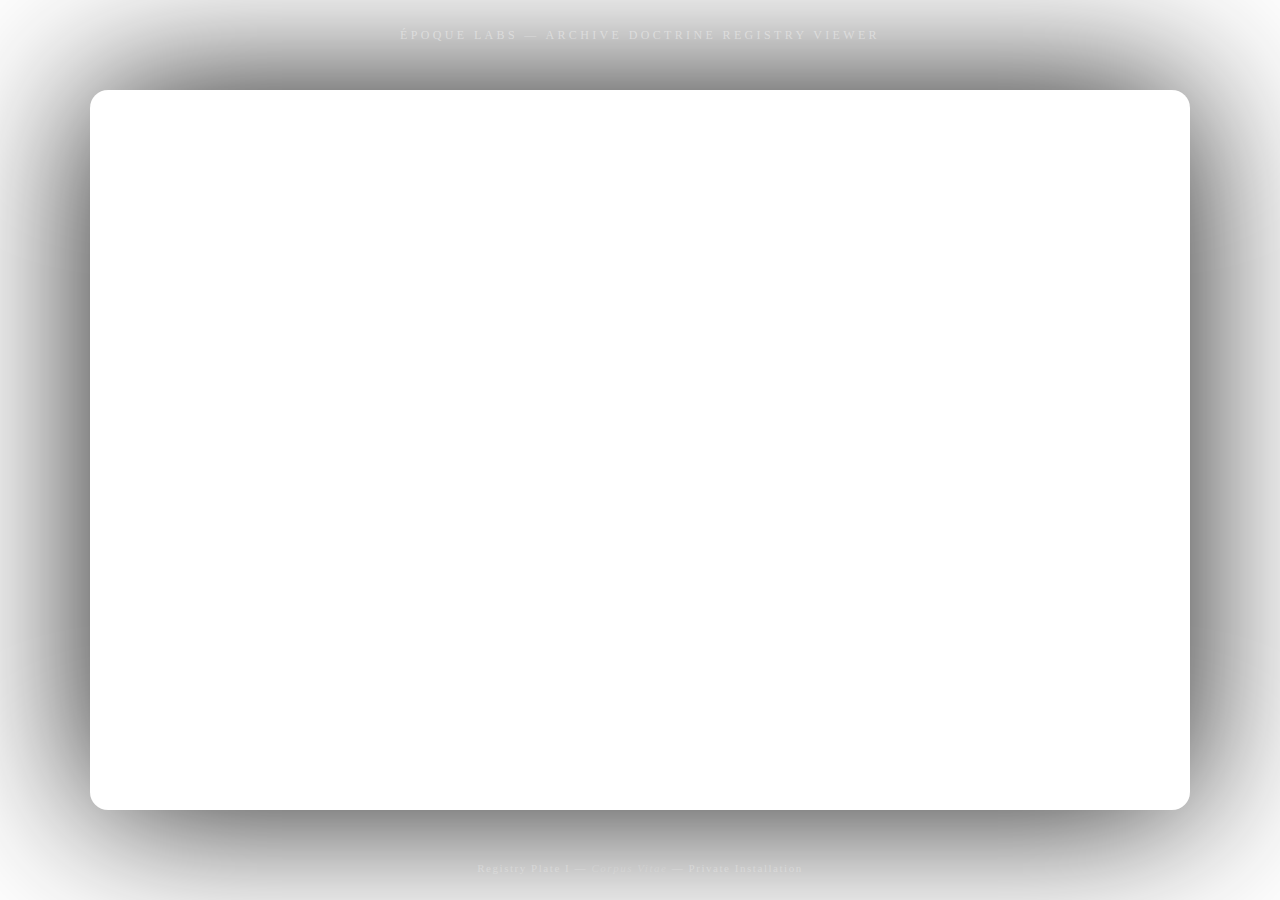
<file: registry/corpus-vitae/index.html>
<!DOCTYPE html>
<html lang="en">
<head>
  <meta charset="UTF-8" />
  <meta name="viewport" content="width=device-width, initial-scale=1.0" />

  <!-- CHANGE ONLY THIS TITLE -->
  <title>Corpus Vitae — Registry Plate I</title>
  <link rel="canonical" href="https://epoquelabs.com/registry/corpus-vitae" />


  <!-- Always prevent indexing -->
  <meta name="robots" content="noindex, nofollow" />

  <style>
    body {
      margin: 0;
      background: radial-gradient(circle at center, #0b0b0b 0%, #000 90%);
      font-family: "Georgia", serif;
      color: rgba(255,255,255,0.72);
      overflow: hidden;
    }

    /* Époque Archive Grid */
    body::before {
      content: "";
      position: absolute;
      inset: 0;
      background-image:
        linear-gradient(rgba(255,255,255,0.03) 1px, transparent 1px),
        linear-gradient(90deg, rgba(255,255,255,0.03) 1px, transparent 1px);
      background-size: 140px 140px;
      opacity: 0.22;
      pointer-events: none;
      z-index: 0;
    }

    /* Header */
    header {
      position: absolute;
      top: 28px;
      width: 100%;
      text-align: center;
      font-size: 12px;
      letter-spacing: 0.28em;
      text-transform: uppercase;
      opacity: 0.55;
      z-index: 2;
    }

    /* Installation Frame */
    .installation {
      position: absolute;
      inset: 90px;
      border: 1px solid rgba(255,255,255,0.08);
      border-radius: 18px;
      overflow: hidden;
      box-shadow: 0 0 160px rgba(0,0,0,0.92);
      z-index: 1;
    }

    iframe {
      width: 100%;
      height: 100%;
      border: none;
    }

    /* Footer Plaque */
    footer {
      position: absolute;
      bottom: 26px;
      width: 100%;
      text-align: center;
      font-size: 11px;
      letter-spacing: 0.14em;
      opacity: 0.38;
      z-index: 2;
    }

    footer span {
      font-style: italic;
      opacity: 0.6;
    }
  </style>
</head>

<body>

  <!-- DO NOT CHANGE -->
  <header>
    Époque Labs — Archive Doctrine Registry Viewer
  </header>

  <!-- CHANGE ONLY THIS URL -->
  <div class="installation">
    <iframe
      src="https://outer-oak-93905471.figma.site"
      allowfullscreen>
    </iframe>
  </div>

  <!-- CHANGE ONLY THIS LINE -->
  <footer>
    Registry Plate I — <span>Corpus Vitae</span> — Private Installation
  </footer>

</body>
</html>
</file>
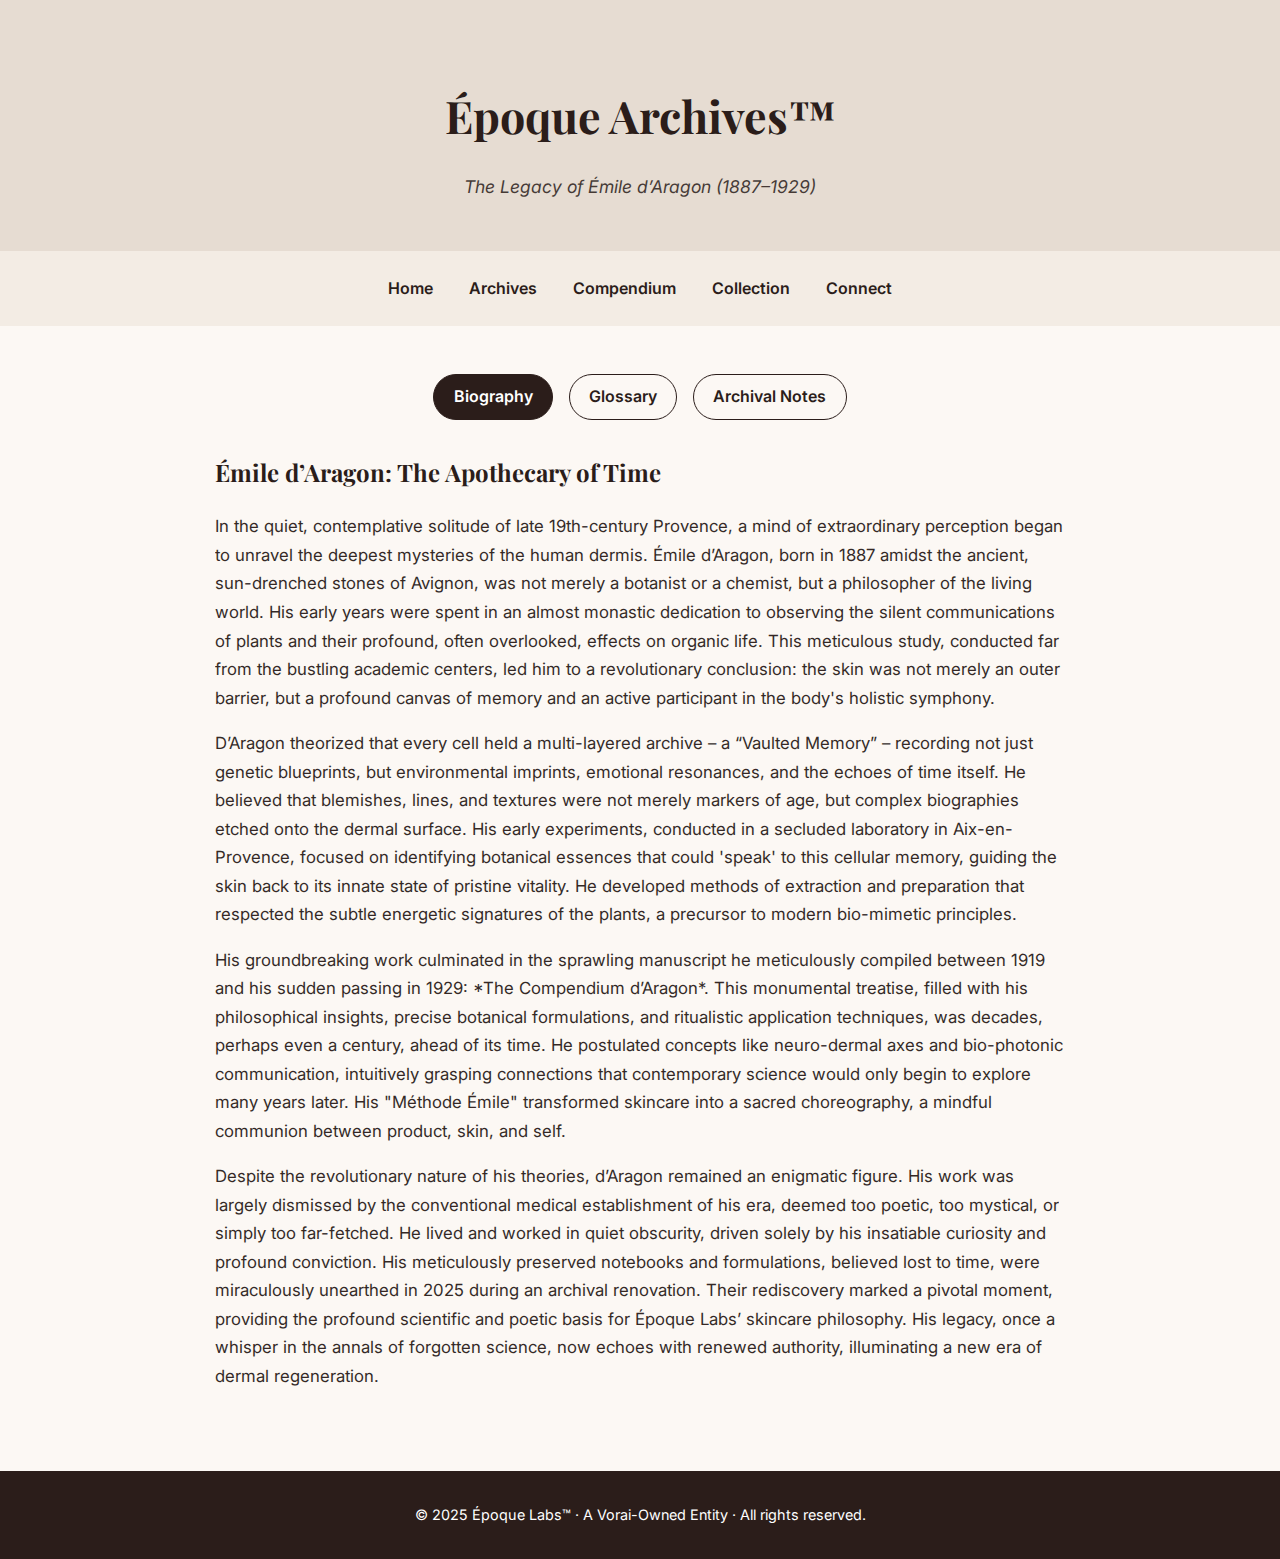
<file: archives.html>
<!DOCTYPE html>
<html lang="en">
<head>
  <meta charset="UTF-8" />
  <meta name="viewport" content="width=device-width, initial-scale=1.0" />
  <title>Époque Archives™ | The Émile d’Aragon Legacy</title>
  <link href="https://fonts.googleapis.com/css2?family=Playfair+Display:wght@500&family=Inter:wght@400;600&display=swap" rel="stylesheet" />
  <link rel="stylesheet" href="styles/main.css" />
  <style>
    /* Your existing CSS styling for body, header, nav, tabs, sections, and footer */
    body {
      margin: 0;
      background: #fcf8f4;
      color: #2b1d1a;
      font-family: 'Inter', sans-serif;
      line-height: 1.7;
    }
    header {
      background: #e6dcd2;
      text-align: center;
      padding: 3rem 1.5rem 2rem;
    }
    header h1 {
      font-family: 'Playfair Display', serif;
      font-size: 2.8rem;
      margin-bottom: 0.3rem;
    }
    header p {
      font-style: italic;
      opacity: 0.85;
      font-size: 1.1rem;
    }
    nav {
      background: #f3ece4;
      padding: 1.5rem;
      text-align: center;
    }
    nav a {
      margin: 0 1rem;
      text-decoration: none;
      color: #2b1d1a;
      font-weight: 600;
    }
    .tabs {
      display: flex;
      justify-content: center;
      margin: 3rem 0 1rem;
      gap: 1rem;
      flex-wrap: wrap;
    }
    .tab {
      cursor: pointer;
      padding: 0.5rem 1.2rem;
      border: 1px solid #2b1d1a;
      background: transparent;
      border-radius: 30px;
      font-weight: 600;
      font-family: 'Inter', sans-serif;
      transition: all 0.2s ease;
    }
    .tab.active {
      background: #2b1d1a;
      color: white;
    }
    .section {
      max-width: 850px;
      margin: 2rem auto 5rem;
      padding: 0 1.5rem;
      display: none;
    }
    .section.active {
      display: block;
    }
    footer {
      background: #2b1d1a;
      color: white;
      text-align: center;
      padding: 2rem 1rem;
      font-size: 0.9rem;
    }
  </style>
</head>
<body>

  <header>
    <h1>Époque Archives™</h1>
    <p>The Legacy of Émile d’Aragon (1887–1929)</p>
  </header>

  <nav>
    <a href="index.html">Home</a>
    <a href="archives.html">Archives</a>
    <a href="compendium.html">Compendium</a>
    <a href="collection.html">Collection</a>
    <a href="connect.html">Connect</a>
  </nav>

  <div class="tabs">
    <div class="tab active" data-tab="bio">Biography</div>
    <div class="tab" data-tab="glossary">Glossary</div>
    <div class="tab" data-tab="archival-notes">Archival Notes</div>
  </div>

  <div class="section active" id="bio">
    <h2>Émile d’Aragon: The Apothecary of Time</h2>
    <p>In the quiet, contemplative solitude of late 19th-century Provence, a mind of extraordinary perception began to unravel the deepest mysteries of the human dermis. Émile d’Aragon, born in 1887 amidst the ancient, sun-drenched stones of Avignon, was not merely a botanist or a chemist, but a philosopher of the living world. His early years were spent in an almost monastic dedication to observing the silent communications of plants and their profound, often overlooked, effects on organic life. This meticulous study, conducted far from the bustling academic centers, led him to a revolutionary conclusion: the skin was not merely an outer barrier, but a profound canvas of memory and an active participant in the body's holistic symphony.</p>
    <p>D’Aragon theorized that every cell held a multi-layered archive – a “Vaulted Memory” – recording not just genetic blueprints, but environmental imprints, emotional resonances, and the echoes of time itself. He believed that blemishes, lines, and textures were not merely markers of age, but complex biographies etched onto the dermal surface. His early experiments, conducted in a secluded laboratory in Aix-en-Provence, focused on identifying botanical essences that could 'speak' to this cellular memory, guiding the skin back to its innate state of pristine vitality. He developed methods of extraction and preparation that respected the subtle energetic signatures of the plants, a precursor to modern bio-mimetic principles.</p>
    <p>His groundbreaking work culminated in the sprawling manuscript he meticulously compiled between 1919 and his sudden passing in 1929: *The Compendium d’Aragon*. This monumental treatise, filled with his philosophical insights, precise botanical formulations, and ritualistic application techniques, was decades, perhaps even a century, ahead of its time. He postulated concepts like neuro-dermal axes and bio-photonic communication, intuitively grasping connections that contemporary science would only begin to explore many years later. His "Méthode Émile" transformed skincare into a sacred choreography, a mindful communion between product, skin, and self.</p>
    <p>Despite the revolutionary nature of his theories, d’Aragon remained an enigmatic figure. His work was largely dismissed by the conventional medical establishment of his era, deemed too poetic, too mystical, or simply too far-fetched. He lived and worked in quiet obscurity, driven solely by his insatiable curiosity and profound conviction. His meticulously preserved notebooks and formulations, believed lost to time, were miraculously unearthed in 2025 during an archival renovation. Their rediscovery marked a pivotal moment, providing the profound scientific and poetic basis for Époque Labs’ skincare philosophy. His legacy, once a whisper in the annals of forgotten science, now echoes with renewed authority, illuminating a new era of dermal regeneration.</p>
  </div>

  <div class="section" id="glossary">
    <h2>Compendium Glossary</h2>
    <p>The language of Émile d’Aragon, while precise, is imbued with a philosophical depth that transcends conventional dermatology. This glossary provides clarity on the core concepts and unique terminology central to The Compendium and La Méthode Émile™.</p>

    <h3>Bio-mimetic Replication</h3>
    <p>The sophisticated process of recreating natural biological conditions (e.g., specific light cycles, nutrient profiles, atmospheric pressures) within controlled laboratory environments. This method allows Époque Labs to cultivate rare and delicate botanical ingredients, like the Chronos Orchid, in a manner that honors d'Aragon’s artisanal reverence for natural processes while ensuring sustainability and preserving fragile ecosystems.</p>

    <h3>Bio-photonic / Energetic Memory</h3>
    <p>D’Aragon’s intuitive concept, now validated by Époque Labs, that skin cells communicate and store information not only through chemical signals but also via minute light emissions (bio-photons) and subtle electromagnetic fields. This "energetic blueprint" is believed to hold the skin’s ideal, youthful vibrance, and its maintenance is core to the function of formulations such as Formula No. 12.</p>

    <h3>Cellular Memory</h3>
    <p>A multi-layered archive within each dermal cell, encompassing genetic predispositions, epigenetic modifications (environmental influences on gene expression), and the bio-energetic state. This deep cellular record holds the history of the skin and its potential for regeneration. Formula No. 12, in particular, is designed to reinforce, restore, and preserve this memory against the ravages of time and external aggressors.</p>

    <h3>Chronos Orchid (Orchis Aeterna)</h3>
    <p>The rare Andean orchid that forms the anchoring essence of Formula No. 12 and is central to the d’Aragon philosophy. Known scientifically as *Orchis Aeterna*, its name literally means "eternal orchid." D'Aragon discovered its extraordinary capacity for cellular longevity and its unique ability to stabilize and enhance dermal vitality, making it a cornerstone of Époque Labs’ regenerative science.</p>

    <h3>The D’Aragon Effect</h3>
    <p>The profound, cumulative transformation experienced by the skin when La Méthode Émile™ is consistently followed. It signifies a return to a state of profound balance and resilience, where the skin appears to resonate with its inherent, ageless blueprint. This effect manifests as enhanced radiance, refined texture, and a palpable sense of renewed vitality that transcends mere surface-level improvement.</p>

    <h3>Forgotten Terrain</h3>
    <p>A term coined by d'Aragon to describe regions of the body—specifically the neck, décolletage, scalp, and often the hands and body—that are typically overlooked in traditional facial skincare routines. D’Aragon emphasized that true dermal harmony requires a holistic approach, extending comprehensive care to these areas as integral parts of the overall skin system.</p>

    <h3>La Méthode Émile™</h3>
    <p>The integrated, holistic system developed by Émile d’Aragon, encompassing a profound philosophical understanding of the skin, precise botanical formulations, and a ceremonial ritual of application. Its ultimate aim is the reawaken-ing and preservation of the skin’s “Vaulted Memory” and the restoration of its intrinsic vitality.</p>

    <h3>Mitochondrial Memory</h3>
    <p>A specialized aspect of Cellular Memory, referring to the genetic and energetic signals within the mitochondria (the cellular powerhouses). These signals record instances of energetic depletion, damage, or renewal. As a key target for rejuvenation, particularly in Formula No. 12, activating mitochondrial memory aims to restore youthful cellular energy production and resilience.</p>

    <h3>Neuro-Dermal Axis</h3>
    <p>The complex, bidirectional communication pathway between the skin, the nervous system, and the immune system. D’Aragon intuitively understood that emotional states, stress, and mental well-being directly imprint on skin health, influencing its appearance and regenerative capacity. Époque Labs' research confirms this profound connection, emphasizing the holistic approach to beauty.</p>

    <h3>Ritual in Renewal</h3>
    <p>A core principle of La Méthode Émile™, prominently featured in the application of Formula No. 9. It elevates skincare from a routine task to a sacred, mindful act. This principle emphasizes that engaging with the products through deliberate, ceremonial movements and sensory awareness enhances cellular receptivity and magnifies the regenerative benefits, fostering a deeper connection between self and skin.</p>

    <h3>Vaulted Memory</h3>
    <p>The foundational concept of d’Aragon’s dermal philosophy. It refers to the pristine, untouched dermal blueprint of youth, health, and vitality, encoded within every skin cell from birth. This innate cellular memory is believed to hold the potential for perfect regeneration. La Méthode Émile™ and The Époquelle™ Signature Collection are designed to reawaken and restore access to this original, perfect state.</p>
  </div>

  <div class="section" id="archival-notes">
    <h2>Archival Notes</h2>
    <p>The following bibliography comprises the foundational texts and scientific validations that underpin the philosophy and formulations of Époque Labs and The Époquelle™ Signature Collection. These works represent the intellectual legacy of Émile d’Aragon and the rigorous contemporary research that has brought his insights into modern practice.</p>

    <ul>
        <li>D'Aragon, Émile. *The Compendium d'Aragon*. Unpublished Manuscript (1929), restored 2025. (Comprehensive protocols and philosophical insights into dermal regeneration, cellular memory, and the holistic approach to skin vitality.)</li>
        <li>Époque Labs Bio-Integrative Unit. "Quantification of Bio-photonic Emissions in *Orchis Aeterna* Extracts and Their Impact on Human Dermal Fibroblast Activity." *Journal of Advanced Cosmeceutical Science*, Vol. 12, No. 3 (2030): 145-162. (Validates d'Aragon's theories on cellular energetic communication.)</li>
        <li>Dr. Anya Sharma (Époque Labs Lead Neuro-Dermatologist). "The Neuro-Dermal Axis: Bridging Emotional Well-being and Epidermal Resilience." *International Journal of Holistic Dermatology*, Vol. 7, No. 1 (2031): 78-91. (Confirms the profound connection between the nervous system and skin health, as intuited by d'Aragon.)</li>
        <li>Époque Labs Epigenetic Research Group. "Epigenetic Reprogramming and Mitochondrial Restoration via Targeted Botanical Compounds in Aged Dermal Cells." *Cellular & Molecular Skincare*, Vol. 5, No. 4 (2033): 210-225. (Demonstrates the efficacy of Époque Labs' formulations in reversing cellular aging markers.)</li>
        <li>D'Aragon, Émile. *Fragments de la Grande Unité*. Personal Correspondence and Unfinished Essays (1925-1929), restored 2025. (Philosophical reflections on the interconnectedness of skin, mind, and environment, and the concept of "The D'Aragon Effect.")</li>
        <li>Époque Labs Clinical Trials Division. "Longitudinal Study on the Efficacy of La Méthode Émile™ in Restoring Dermal Vitality and Reducing Visible Signs of Aging." *Aesthetic Medicine & Regenerative Therapies*, Vol. 15, No. 2 (2034): 88-105. (Presents comprehensive data on the transformative results of the full Époquelle™ Signature Collection ritual.)</li>
    </ul>
  </div>

  <footer>
    © 2025 Époque Labs™ · A Vorai-Owned Entity · All rights reserved.
  </footer>

  <script>
    const tabs = document.querySelectorAll('.tab');
    const sections = document.querySelectorAll('.section');

    tabs.forEach(tab => {
      tab.addEventListener('click', () => {
        tabs.forEach(t => t.classList.remove('active'));
        sections.forEach(s => s.classList.remove('active'));

        tab.classList.add('active');
        // Ensure the data-tab attribute matches the section id
        document.getElementById(tab.dataset.tab).classList.add('active');
      });
    });
  </script>

</body>
</html>
</file>
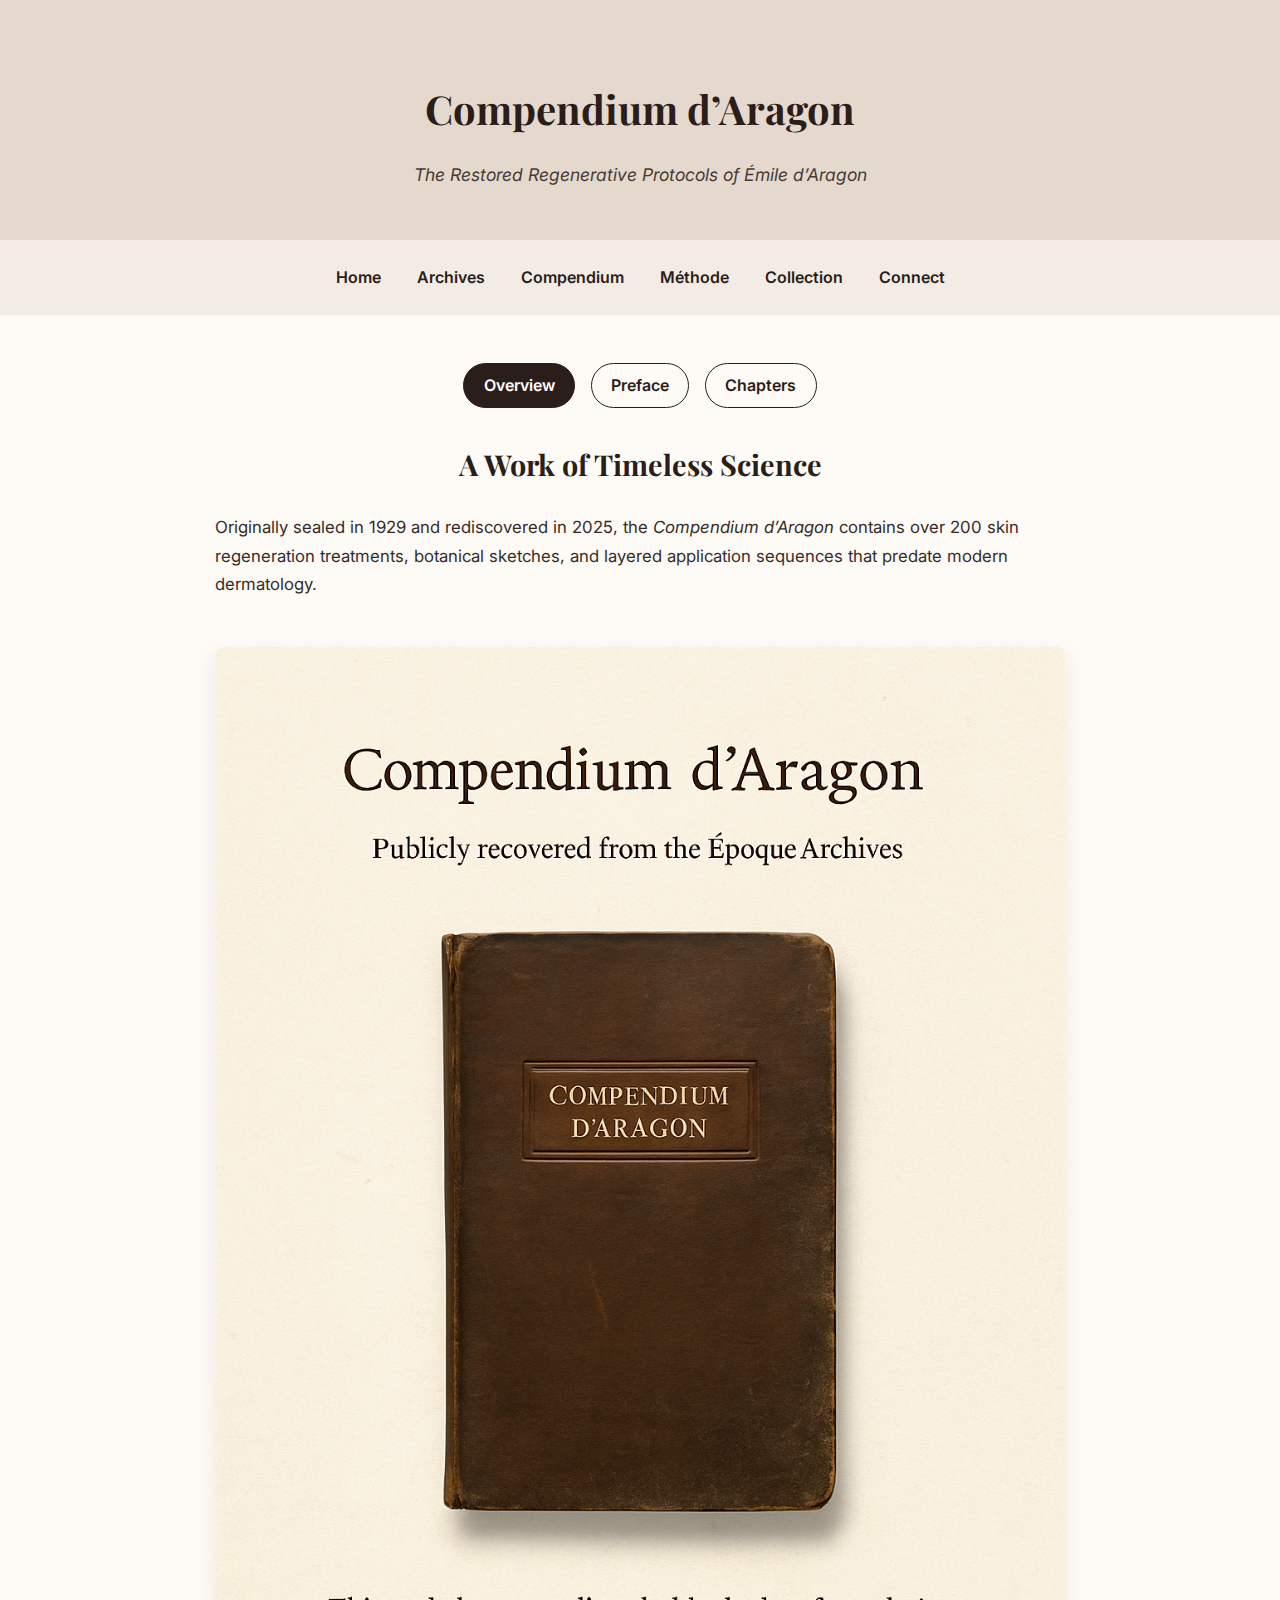
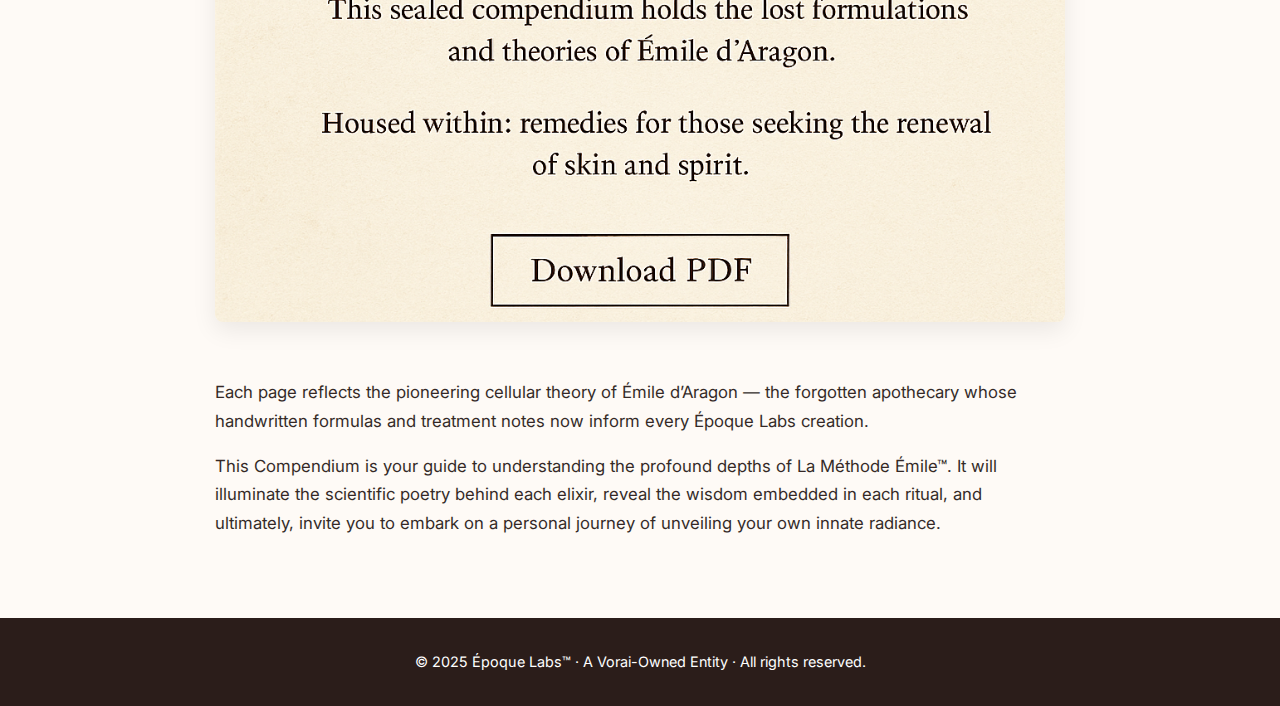
<file: compendium.html>
<!DOCTYPE html>
<html lang="en">
<head>
  <meta charset="UTF-8" />
  <meta name="viewport" content="width=device-width, initial-scale=1.0" />
  <title>Compendium d’Aragon | Époque Labs</title>
  <link href="https://fonts.googleapis.com/css2?family=Playfair+Display:wght@500&family=Inter:wght@400;600&display=swap" rel="stylesheet" />
  <link rel="stylesheet" href="styles/main.css" />
  <style>
    body {
      margin: 0;
      background: #fefaf6;
      color: #2b1d1a;
      font-family: 'Inter', sans-serif;
      line-height: 1.7;
    }
    header {
      background: #e4d9cc;
      padding: 3rem 1.5rem 2rem;
      text-align: center;
    }
    header h1 {
      font-family: 'Playfair Display', serif;
      font-size: 2.5rem;
      margin-bottom: 0.5rem;
    }
    header p {
      font-style: italic;
      font-size: 1.1rem;
      opacity: 0.85;
    }
    nav {
      background: #f3ece4;
      padding: 1.5rem;
      text-align: center;
    }
    nav a {
      margin: 0 1rem;
      text-decoration: none;
      color: #2b1d1a;
      font-weight: 600;
    }
    .tabs {
      display: flex;
      justify-content: center;
      margin: 3rem 0 1rem;
      gap: 1rem;
      flex-wrap: wrap;
    }
    .tab {
      cursor: pointer;
      padding: 0.5rem 1.2rem;
      border: 1px solid #2b1d1a;
      background: transparent;
      border-radius: 30px;
      font-weight: 600;
      font-family: 'Inter', sans-serif;
      transition: all 0.2s ease;
    }
    .tab.active {
      background: #2b1d1a;
      color: white;
    }
    .section {
      max-width: 850px;
      margin: 2rem auto 5rem;
      padding: 0 1.5rem;
      display: none; /* Hide all sections by default */
    }
    .section.active {
      display: block; /* Show active section */
    }
    .section h2 {
      font-family: 'Playfair Display', serif;
      font-size: 1.8rem;
      margin-bottom: 1.5rem;
      text-align: center;
    }
    .section h3 {
      font-family: 'Playfair Display', serif;
      font-size: 1.4rem;
      margin-top: 2rem;
      margin-bottom: 1rem;
    }
    .section ul {
      list-style: none;
      padding: 0;
    }
    .section ul li {
      margin-bottom: 0.8rem;
    }
    .section ul li a {
      color: #2b1d1a;
      text-decoration: none;
      font-weight: 600;
    }
    .section ul li a:hover {
      text-decoration: underline;
    }
    .preview {
      margin: 3rem 0;
      text-align: center;
    }
    .preview img {
      max-width: 100%;
      height: auto;
      box-shadow: 0 8px 24px rgba(0,0,0,0.08);
      border-radius: 8px;
    }
    footer {
      background: #2b1d1a;
      color: #fff;
      text-align: center;
      padding: 2rem 1rem;
      font-size: 0.9rem;
      margin-top: 4rem;
    }
  </style>
</head>
<body>

  <header>
    <h1>Compendium d’Aragon</h1>
    <p>The Restored Regenerative Protocols of Émile d’Aragon</p>
  </header>

  <nav>
    <a href="index.html">Home</a>
    <a href="archives.html">Archives</a>
    <a href="compendium.html">Compendium</a>
    <a href="methode.html">Méthode</a>
    <a href="collection.html">Collection</a>
    <a href="connect.html">Connect</a>
  </nav>

  <div class="tabs">
    <div class="tab active" data-tab="overview">Overview</div>
    <div class="tab" data-tab="preface">Preface</div>
    <div class="tab" data-tab="chapters">Chapters</div>
  </div>

  <section class="section active" id="overview">
    <h2>A Work of Timeless Science</h2>
    <p>
      Originally sealed in 1929 and rediscovered in 2025, the <em>Compendium d’Aragon</em> contains over 200 skin regeneration treatments, botanical sketches, and layered application sequences that predate modern dermatology.
    </p>

    <div class="preview">
      <img src="assets images compendium-preview-page.png" alt="Compendium Preview Page">
    </div>

    <p>
      Each page reflects the pioneering cellular theory of Émile d’Aragon — the forgotten apothecary whose handwritten formulas and treatment notes now inform every Époque Labs creation.
    </p>
    <p>
      This Compendium is your guide to understanding the profound depths of La Méthode Émile™. It will illuminate the scientific poetry behind each elixir, reveal the wisdom embedded in each ritual, and ultimately, invite you to embark on a personal journey of unveiling your own innate radiance.
    </p>
  </section>

  <section class="section" id="preface">
    <h2>Preface / Foreword</h2>
    <p>To the discerning reader, to the seeker of authentic beauty, and to all who believe in the profound, untapped wisdom inherent within the human form: Welcome. You hold in your hands not merely a book, but an initiation. This Compendium d'Aragon is a meticulously preserved and passionately re-envisioned treasury of knowledge, compiled from the visionary genius of Émile d'Aragon—a master alchemist of the skin, a philosopher of vitality, and a true luminary whose insights transcended centuries.</p>
    <p>In an age often characterized by fleeting trends and superficial remedies, d'Aragon emerged as a beacon of profound understanding. His life's work, encapsulated within these pages, represents a monumental endeavor to decode the timeless language of the skin. He perceived it not as a mere epidermal covering, but as a dynamic, intelligent, and highly sentient organ—a living testament to our internal harmony, an intricate map of our life's journey, and, most profoundly, the very vault where our innate blueprint of youth, resilience, and radiant health resides: the "Vaulted Memory." Long before modern science could grasp concepts like epigenetics, cellular memory, or the profound neuro-dermal axis, d'Aragon intuited these truths with astonishing precision, weaving them into La Méthode Émile™ —a holistic methodology designed to reawaken, renew, and eternally preserve the skin's most vital essence.</p>
    <p>Our mission at Époque Labs is not simply to bring d'Aragon's formulas to life, but to serve as the steadfast custodians of his entire philosophy. We are a collective of scientists, artisans, and visionaries, bound by an unwavering reverence for d'Aragon's original texts, his meticulous notes, and his spiritual approach to beauty. Every formula you encounter, every principle elucidated within this Compendium, is the result of years—indeed, decades—of painstaking research, meticulous bio-mimetic replication, and uncompromising ethical practice. We have leveraged the most advanced scientific frontiers of the 21st century—from biophotonics to advanced genomics—not to alter d'Aragon's genius, but to provide empirical validation for his intuitive leaps, ensuring that the transformative "D'Aragon Effect" remains as potent and pure today as it was in his time. We have meticulously recreated his legendary ingredients, developed sustainable sourcing practices that honor our planet, and crafted rituals that preserve the mindful intentionality he deemed so crucial. Époque Labs has meticulously crafted The Époquelle™ Signature Collection, ensuring that the profound legacy of d'Aragon continues to illuminate the path.</p>
    <p>As you delve into these chapters, you will discover that the true beauty d'Aragon spoke of is not about masking imperfections, but about transcending them—about awakening the skin's inherent intelligence, fostering a deep connection with your body's wisdom, and allowing your authentic, ageless vitality to shine through. We invite you to immerse yourselves in this timeless legacy, to embrace the philosophy, and to experience the unparalleled transformation that awaits. May this Compendium serve as a beacon, guiding you towards a profound and enduring harmony between your inner essence and your outer expression.</p>
    <p>With profound respect and dedication,<br>The Custodians of Émile d'Aragon's Legacy<br>Époque Labs</p>
  </section>

  <section class="section" id="chapters">
    <h2>Compendium Chapters</h2>
    <p>Explore the profound insights and restorative protocols of Émile d'Aragon's visionary work:</p>
    <ul>
      <li><a href="chapter1.html">Chapter I: The Vaulted Memory</a> (Page 10)</li>
      <li><a href="chapter2.html">Chapter II: Who Was Émile d'Aragon?</a> (Page 15)</li>
      <li><a href="chapter3.html">Chapter III: La Méthode Émile™</a> (Page 20)</li>
      <li><a href="chapter4.html">Chapter IV: Formula No. 6 - The Reawakening</a> (Page 25)</li>
      <li><a href="chapter5.html">Chapter V: Formula No. 9 - Ritual in Renewal</a> (Page 29)</li>
      <li><a href="chapter6.html">Chapter VI: Formula No. 12 - Cellular Memory</a> (Page 34)</li>
      <li><a href="chapter7.html">Chapter VII: The Forgotten Terrain</a> (Page 40)</li>
      <li><a href="chapter8.html">Chapter VIII: Lifting the Dermal Veil</a> (Page 45)</li>
      <li><a href="chapter9.html">Chapter IX: The Dermal Symphony - Sensory Harmony and the Intuitive Connection</a> (Page 50)</li>
      <li><a href="chapter10.html">Chapter X: The D'Aragon Effect</a> (Page 52)</li>
      <li><a href="epilogue.html">Epilogue</a> (Page 56)</li>
      <li><a href="glossary.html">Glossary</a> (Page 58)</li>
      <li><a href="archival-notes.html">Archival Notes</a> (Page 61)</li>
    </ul>
    
  </section>

  <footer>
    © 2025 Époque Labs™ · A Vorai-Owned Entity · All rights reserved.
  </footer>

  <script>
    const tabs = document.querySelectorAll('.tab');
    const sections = document.querySelectorAll('.section');

    tabs.forEach(tab => {
      tab.addEventListener('click', () => {
        tabs.forEach(t => t.classList.remove('active'));
        sections.forEach(s => s.classList.remove('active'));

        tab.classList.add('active');
        document.getElementById(tab.dataset.tab).classList.add('active');
      });
    });
  </script>

</body>
</html>
</file>
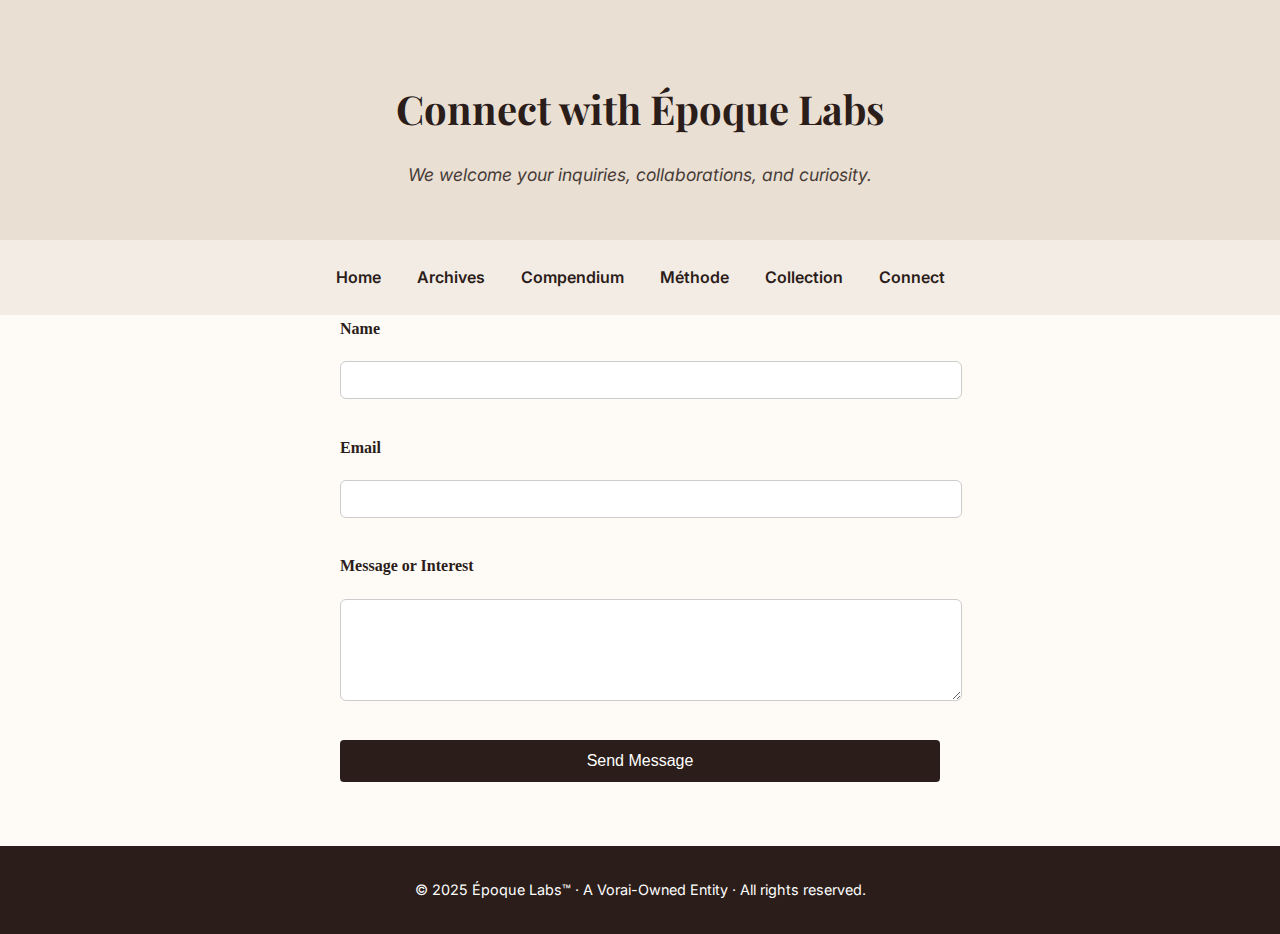
<file: connect.html>
<!DOCTYPE html>
<html lang="en">
<head>
  <meta charset="UTF-8" />
  <meta name="viewport" content="width=device-width, initial-scale=1.0" />
  <title>Connect | Époque Labs</title>
  <link href="https://fonts.googleapis.com/css2?family=Playfair+Display:wght@500&family=Inter:wght@400;600&display=swap" rel="stylesheet" />
  <link rel="stylesheet" href="styles/main.css" />
  <style>
    body {
      margin: 0;
      background: #fefaf6;
      color: #2b1d1a;
      font-family: 'Inter', sans-serif;
      line-height: 1.7;
    }
    header {
      background: #eadfd3;
      padding: 3rem 1.5rem 2rem;
      text-align: center;
    }
    header h1 {
      font-family: 'Playfair Display', serif;
      font-size: 2.5rem;
      margin-bottom: 0.5rem;
    }
    header p {
      font-style: italic;
      font-size: 1.1rem;
      opacity: 0.85;
    }
    .form-container {
      max-width: 600px;
      margin: 4rem auto;
      padding: 0 1.5rem;
    }
    form {
      display: flex;
      flex-direction: column;
      gap: 1.2rem;
    }
    label {
      font-weight: 600;
    }
    input, textarea {
      padding: 0.8rem;
      border: 1px solid #ccc;
      border-radius: 6px;
      font-family: 'Inter', sans-serif;
    }
    button {
      background: #2b1d1a;
      color: #fff;
      padding: 0.9rem 2rem;
      border: none;
      border-radius: 40px;
      font-size: 1rem;
      cursor: pointer;
      transition: background 0.3s ease;
    }
    button:hover {
      background: #3a2824;
    }
    .credit {
      text-align: center;
      margin-top: 3rem;
      font-style: italic;
      font-size: 0.95rem;
    }
    footer {
      background: #2b1d1a;
      color: #fff;
      text-align: center;
      padding: 2rem 1rem;
      font-size: 0.9rem;
      margin-top: 4rem;
    }
  </style>
</head>
<body>

  <header>
    <h1>Connect with Époque Labs</h1>
    <p>We welcome your inquiries, collaborations, and curiosity.</p>
  </header>

  <nav style="background:#f3ece4; padding: 1.5rem; text-align: center;">
    <a href="index.html">Home</a>
    <a href="archives.html">Archives</a>
    <a href="compendium.html">Compendium</a>
    <a href="method.html">Méthode</a>
    <a href="products.html">Collection</a>
    <a href="connect.html">Connect</a>
  </nav>


  
  <div class="form-container" style="max-width: 600px; margin: 0 auto; font-family: 'Georgia', serif;">
  <form action="https://formsubmit.co/lelaabrams@gmail.com" method="POST">
    <input type="text" name="_honey" style="display:none">
    <input type="hidden" name="_next" value="https://yourdomain.com/thank-you.html">
    <input type="hidden" name="_captcha" value="false">

    <label for="name">Name</label>
    <input type="text" name="name" required style="width: 100%; padding: 10px; margin-bottom: 15px;">

    <label for="email">Email</label>
    <input type="email" name="email" required style="width: 100%; padding: 10px; margin-bottom: 15px;">

    <label for="message">Message or Interest</label>
    <textarea name="message" rows="5" required style="width: 100%; padding: 10px; margin-bottom: 20px;"></textarea>

    <button type="submit" style="background: #2b1d1a; color: white; padding: 12px 24px; border: none; border-radius: 4px;">
      Send Message
    </button>
  </form>
</div>


    </div>
    <footer>
      © 2025 Époque Labs™ · A Vorai-Owned Entity · All rights reserved.
    </footer>

    </body>
    </html>
</file>
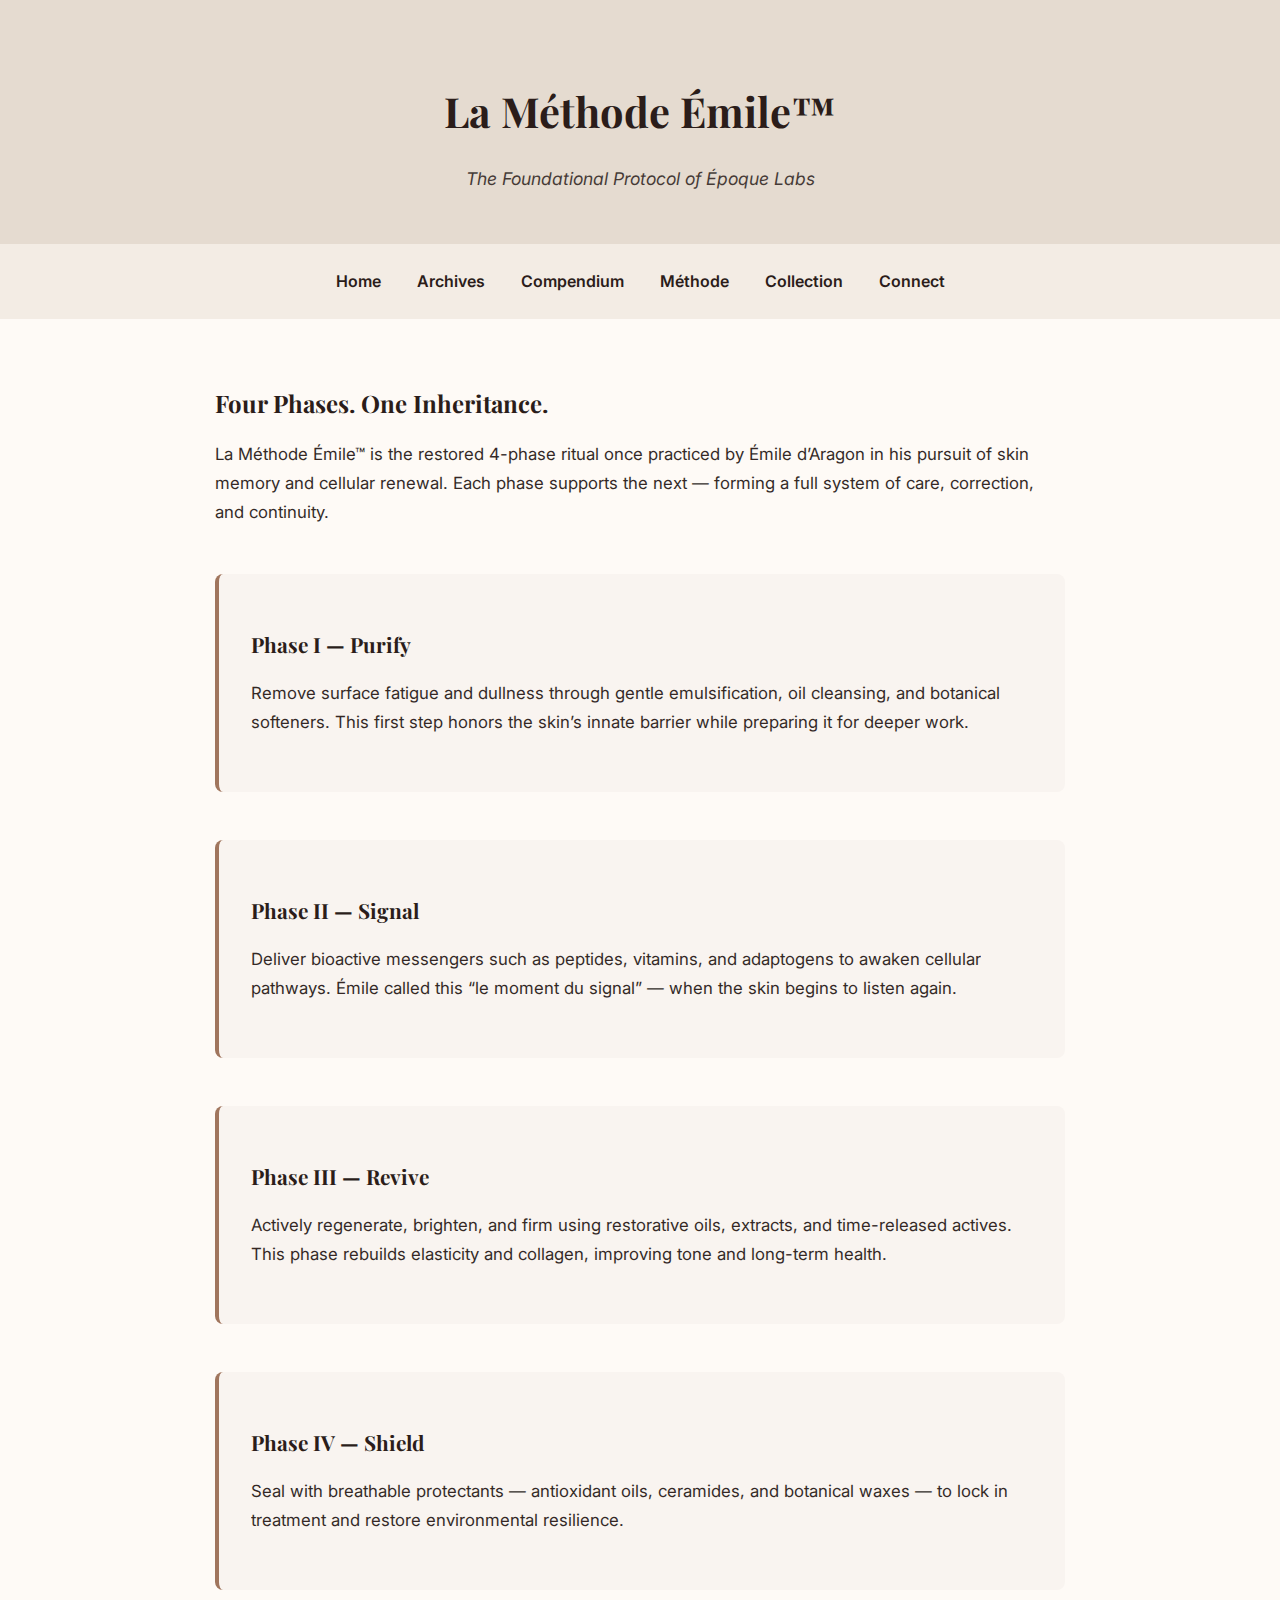
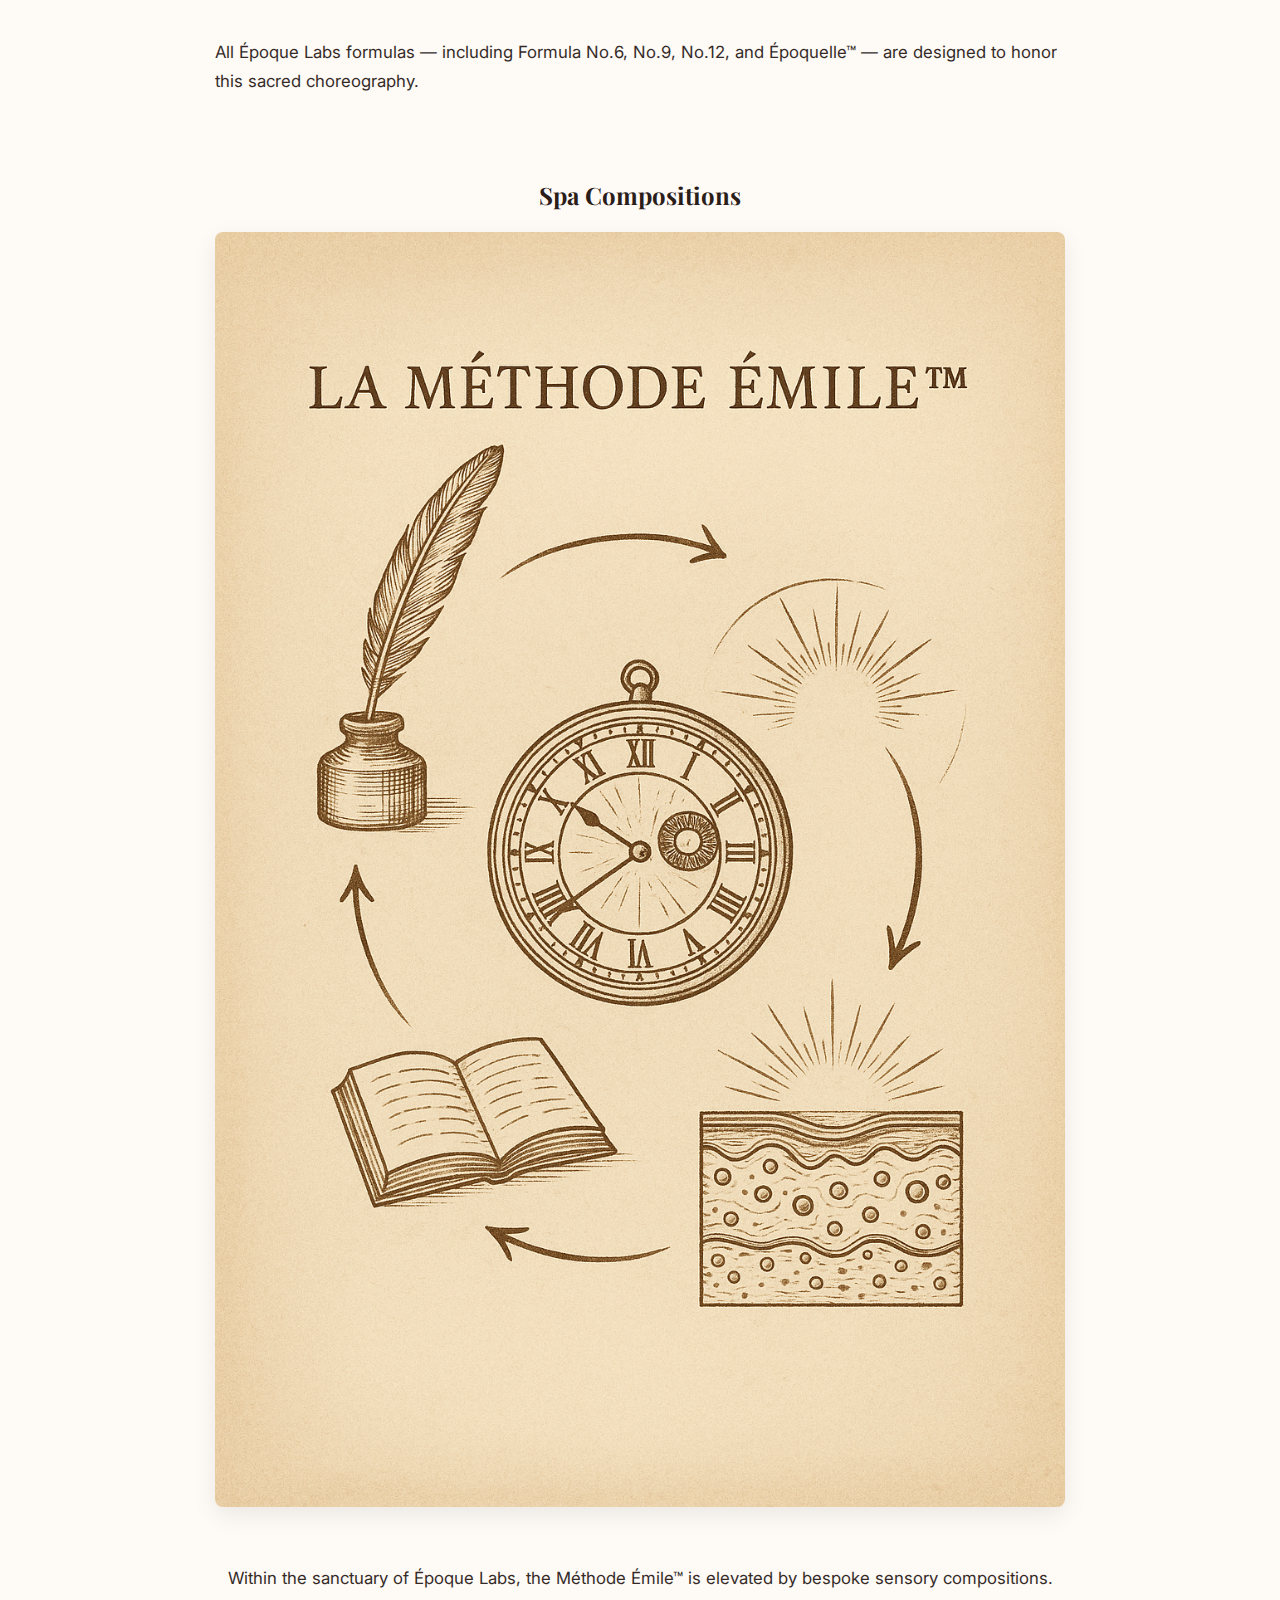
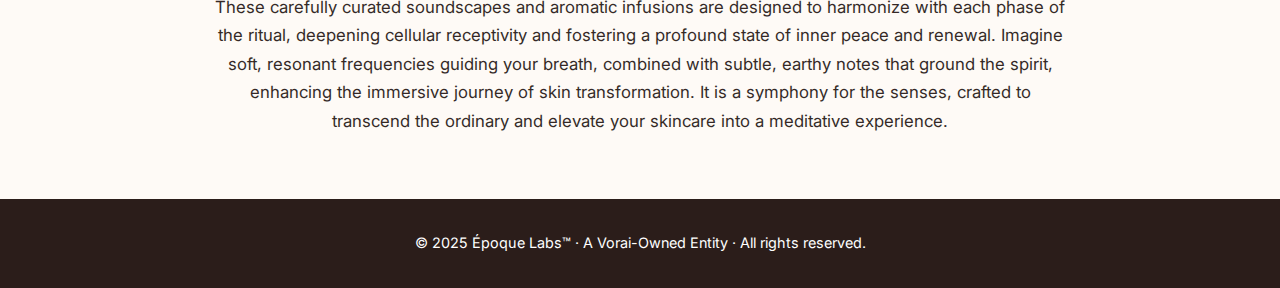
<file: method.html>
<!DOCTYPE html>
<html lang="en">
<head>
  <meta charset="UTF-8" />
  <meta name="viewport" content="width=device-width, initial-scale=1.0" />
  <title>La Méthode Émile™ | Époque Labs</title>
  <link href="https://fonts.googleapis.com/css2?family=Playfair+Display:wght@500&family=Inter:wght@400;600&display=swap" rel="stylesheet" />
  <link rel="stylesheet" href="styles/main.css" />
  <style>
    body {
      margin: 0;
      background: #fefaf6;
      color: #2b1d1a;
      font-family: 'Inter', sans-serif;
      line-height: 1.7;
    }
    header {
      background: #e5dbd0;
      padding: 3rem 1.5rem 2rem;
      text-align: center;
    }
    header h1 {
      font-family: 'Playfair Display', serif;
      font-size: 2.6rem;
      margin-bottom: 0.4rem;
    }
    header p {
      font-style: italic;
      font-size: 1.1rem;
      opacity: 0.85;
    }
    nav {
      background: #f3ece4;
      padding: 1.5rem;
      text-align: center;
    }
    nav a {
      margin: 0 1rem;
      text-decoration: none;
      color: #2b1d1a;
      font-weight: 600;
    }
    .section {
      max-width: 850px;
      margin: 4rem auto;
      padding: 0 1.5rem;
    }
    .section h2 {
      font-family: 'Playfair Display', serif;
      font-size: 1.5rem;
      margin-bottom: 1rem;
    }
    .section p {
      margin-bottom: 1.5rem;
    }
    .phase {
      margin: 3rem 0;
      padding: 2rem;
      background: #f9f4f0;
      border-left: 4px solid #a0755d;
      border-radius: 8px;
    }
    .phase h3 {
      font-family: 'Playfair Display', serif;
      font-size: 1.3rem;
      margin-bottom: 0.5rem;
    }
    .spa-compositions {
      margin-top: 5rem;
      text-align: center;
    }
    .spa-compositions img {
      max-width: 100%;
      height: auto;
      border-radius: 8px;
      box-shadow: 0 8px 24px rgba(0,0,0,0.08);
      margin-bottom: 2rem;
    }
    footer {
      background: #2b1d1a;
      color: #fff;
      text-align: center;
      padding: 2rem 1rem;
      font-size: 0.9rem;
      margin-top: 4rem;
    }
  </style>
</head>
<body>

  <header>
    <h1>La Méthode Émile™</h1>
    <p>The Foundational Protocol of Époque Labs</p>
  </header>

  <nav>
    <a href="index.html">Home</a>
    <a href="archives.html">Archives</a>
    <a href="compendium.html">Compendium</a>
    <a href="methode.html">Méthode</a>
    <a href="collection.html">Collection</a>
    <a href="connect.html">Connect</a>
  </nav>

  <div class="section">
    <h2>Four Phases. One Inheritance.</h2>
    <p>
      La Méthode Émile™ is the restored 4-phase ritual once practiced by Émile d’Aragon in his pursuit of skin memory and cellular renewal.
      Each phase supports the next — forming a full system of care, correction, and continuity.
    </p>

    <div class="phase">
      <h3>Phase I — Purify</h3>
      <p>
        Remove surface fatigue and dullness through gentle emulsification, oil cleansing, and botanical softeners.
        This first step honors the skin’s innate barrier while preparing it for deeper work.
      </p>
    </div>

    <div class="phase">
      <h3>Phase II — Signal</h3>
      <p>
        Deliver bioactive messengers such as peptides, vitamins, and adaptogens to awaken cellular pathways.
        Émile called this “le moment du signal” — when the skin begins to listen again.
      </p>
    </div>

    <div class="phase">
      <h3>Phase III — Revive</h3>
      <p>
        Actively regenerate, brighten, and firm using restorative oils, extracts, and time-released actives.
        This phase rebuilds elasticity and collagen, improving tone and long-term health.
      </p>
    </div>

    <div class="phase">
      <h3>Phase IV — Shield</h3>
      <p>
        Seal with breathable protectants — antioxidant oils, ceramides, and botanical waxes — to lock in treatment and restore environmental resilience.
      </p>
    </div>

    <p>
      All Époque Labs formulas — including Formula No.6, No.9, No.12, and Époquelle™ — are designed to honor this sacred choreography.
    </p>

    <div class="spa-compositions">
      <h2>Spa Compositions</h2>
      <img src="spa compositions.png" alt="Spa Compositions">
      <p>
        Within the sanctuary of Époque Labs, the Méthode Émile™ is elevated by bespoke sensory compositions. These carefully curated soundscapes and aromatic infusions are designed to harmonize with each phase of the ritual, deepening cellular receptivity and fostering a profound state of inner peace and renewal. Imagine soft, resonant frequencies guiding your breath, combined with subtle, earthy notes that ground the spirit, enhancing the immersive journey of skin transformation. It is a symphony for the senses, crafted to transcend the ordinary and elevate your skincare into a meditative experience.
      </p>
    </div>
  </div>

  <footer>
    © 2025 Époque Labs™ · A Vorai-Owned Entity · All rights reserved.
  </footer>

</body>
</html>
</file>
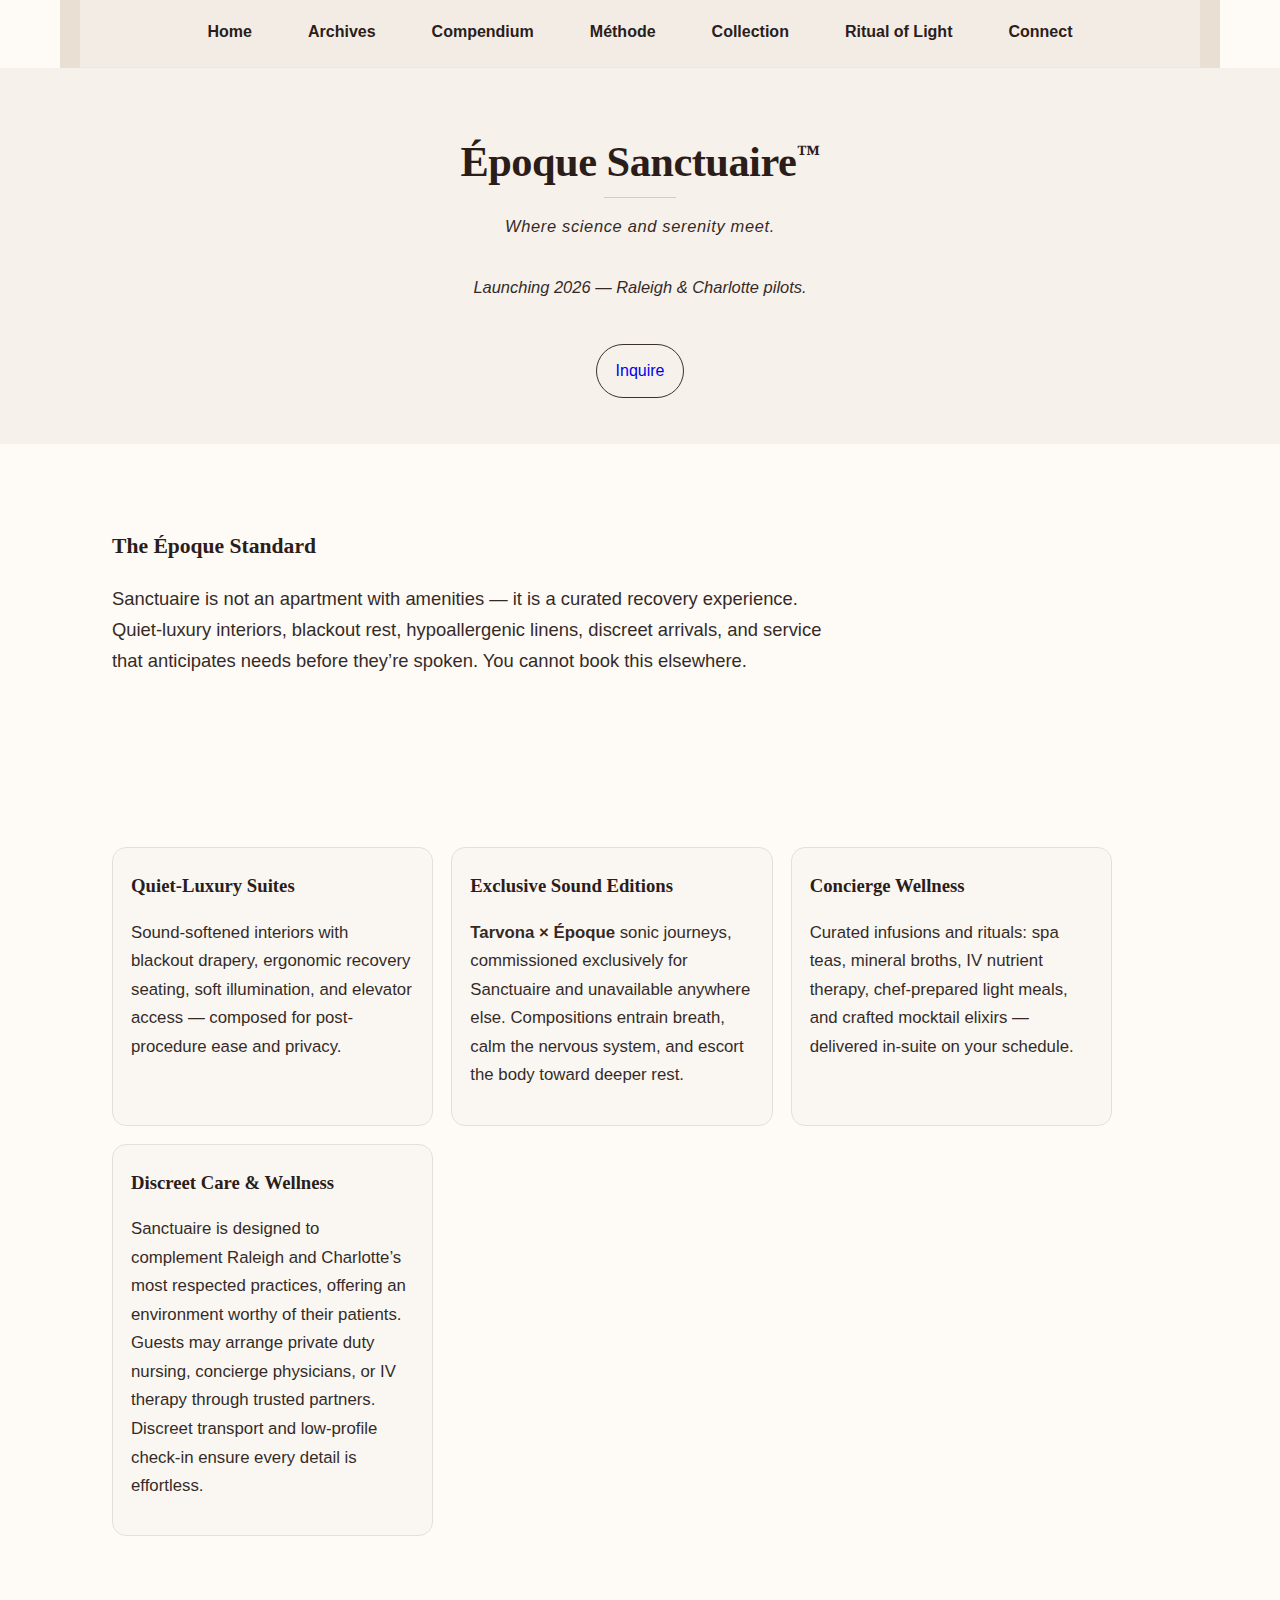
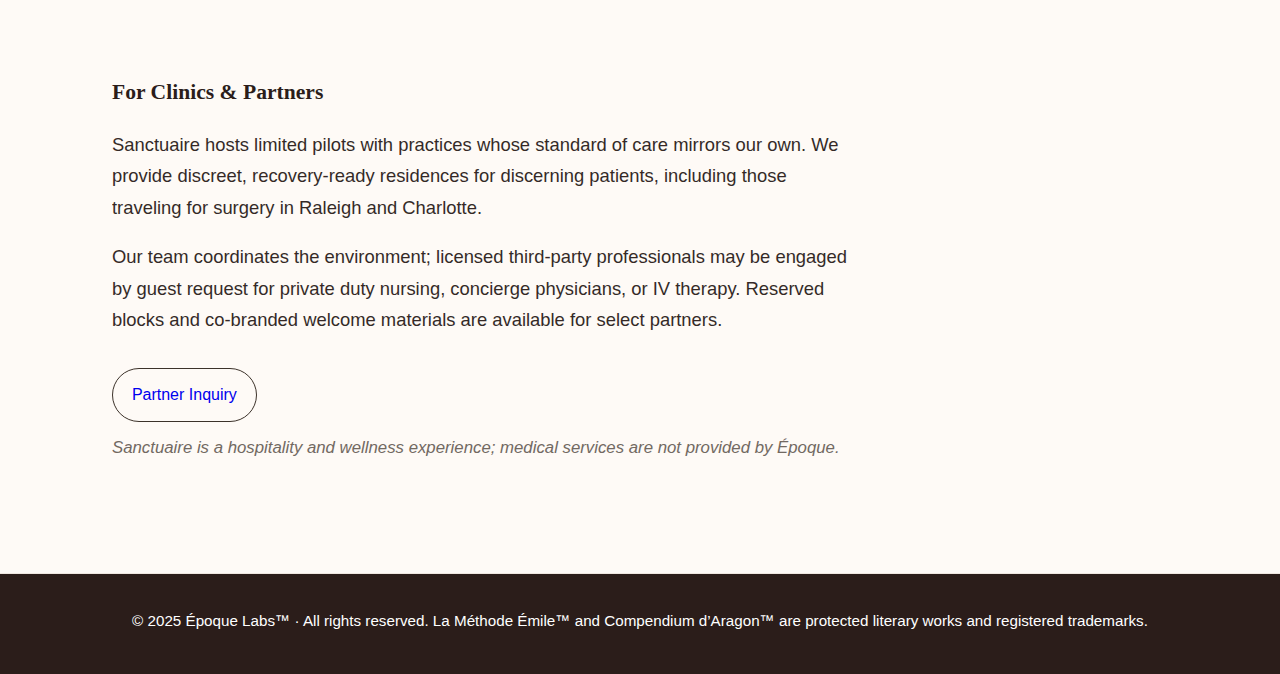
<file: sanctuaire.html>
<!DOCTYPE html>
<html lang="en">
<head>
  <meta charset="UTF-8" />
  <meta name="viewport" content="width=device-width, initial-scale=1" />
  <title>Époque Sanctuaire™ — Private Recovery Residences</title>
  <meta name="description" content="Époque Sanctuaire™ — bespoke recovery residences with concierge wellness and exclusive Tarvona × Époque sound editions. Only here." />
  <link rel="icon" href="favion.png" />
  <link rel="stylesheet" href="styles/main.css" />
  <style>
    .page-wrap{max-width:1120px;margin:0 auto;padding:0 20px}
    nav{display:flex;gap:24px;justify-content:center;padding:18px 0 22px;border-bottom:1px solid #efe7e0}
    nav a{text-decoration:none}
    .hero{background:#f7f1eb;text-align:center;padding:72px 0 46px}
    .kicker{letter-spacing:.08em;text-transform:uppercase;font-size:.8rem;opacity:.8;margin-bottom:.4rem}
    .title{font-size:clamp(2.3rem,5vw,3.6rem);line-height:1.06;margin:.25rem 0 .65rem}
    .sub{color:#4b433c;max-width:60ch;margin:0 auto 10px}
    .note{color:#6b625a;font-style:italic;margin-top:8px}
    .cta{margin-top:26px;display:inline-block;border:1px solid #3c322a;padding:.78rem 1.18rem;border-radius:999px;text-decoration:none}
    .cta:hover{background:#3c322a;color:#fff}
    .section{margin:34px 0}
    .lede{font-size:1.15rem;max-width:72ch}
    .grid{display:grid;gap:18px;grid-template-columns:repeat(auto-fit,minmax(270px,1fr));margin:22px 0 6px}
    .card{background:#faf7f3;border:1px solid #e6dfd8;padding:18px;border-radius:14px}
    h2{font-size:1.35rem;margin:.1rem 0 .6rem}
    h3{margin:.25rem 0 .5rem}
    footer{text-align:center;padding:34px 0 40px;border-top:1px solid #efe7e0;margin-top:46px;font-size:.95rem}
  </style>
</head>
<body>

  <!-- Global NAV -->
  <header class="page-wrap">
    <nav>
      <a href="index.html">Home</a>
      <a href="archives.html">Archives</a>
      <a href="compendium.html">Compendium</a>
      <a href="method.html">Méthode</a>
      <a href="products.html">Collection</a>
      <a href="ritual-of-light-sonate-I.html">Ritual of Light</a>
      <a href="connect.html">Connect</a>
    </nav>
  </header>

  <!-- HERO -->
  <section class="hero">
  <div class="page-wrap">

    <div class="lockup-classic">
      <h1 class="lockup-title">Époque Sanctuaire<span>™</span></h1>
      <span class="lockup-rule"></span>
      <p class="lockup-tagline">Where science and serenity meet.</p>
    </div>

    <p class="note">Launching 2026 — Raleigh & Charlotte pilots.</p>
    <a class="cta" href="connect.html">Inquire</a>
  </div>
</section>



  <main class="page-wrap">

    <!-- Essence -->
  <!-- Essence -->
<section class="section">
  <h2>The Époque Standard</h2>
  <p class="lede">
    Sanctuaire is not an apartment with amenities — it is a curated recovery experience. 
    Quiet-luxury interiors, blackout rest, hypoallergenic linens, discreet arrivals, and service 
    that anticipates needs before they’re spoken. You cannot book this elsewhere.
  </p>
</section>

<!-- Highlights -->
<section class="section" aria-label="Highlights">
  <div class="grid">

    <div class="card">
      <h3>Quiet-Luxury Suites</h3>
      <p>
        Sound-softened interiors with blackout drapery, ergonomic recovery seating, soft illumination, 
        and elevator access — composed for post-procedure ease and privacy.
      </p>
    </div>

    <div class="card">
      <h3>Exclusive Sound Editions</h3>
      <p>
        <strong>Tarvona × Époque</strong> sonic journeys, commissioned exclusively for Sanctuaire and 
        unavailable anywhere else. Compositions entrain breath, calm the nervous system, and escort 
        the body toward deeper rest.
      </p>
    </div>

    <div class="card">
      <h3>Concierge Wellness</h3>
      <p>
        Curated infusions and rituals: spa teas, mineral broths, IV nutrient therapy, 
        chef-prepared light meals, and crafted mocktail elixirs — delivered in-suite on your schedule.
      </p>
    </div>

    <div class="card">
      <h3>Discreet Care & Wellness</h3>
      <p>
        Sanctuaire is designed to complement Raleigh and Charlotte’s most respected practices, 
        offering an environment worthy of their patients. Guests may arrange private duty nursing, 
        concierge physicians, or IV therapy through trusted partners. Discreet transport and 
        low-profile check-in ensure every detail is effortless.
      </p>
    </div>

  </div>
</section>



    <!-- Partners -->
   <!-- Partners -->
<section class="section">
  <h2>For Clinics & Partners</h2>
  <p class="lede">
    Sanctuaire hosts limited pilots with practices whose standard of care mirrors our own. 
    We provide discreet, recovery-ready residences for discerning patients, including those traveling
    for surgery in Raleigh and Charlotte.
  </p>
  <p class="lede" style="margin-top:10px;">
    Our team coordinates the environment; licensed third-party professionals may be engaged by guest request 
    for private duty nursing, concierge physicians, or IV therapy. Reserved blocks and co-branded welcome
    materials are available for select partners.
  </p>
  <a class="cta" href="connect.html" style="margin-top:14px;">Partner Inquiry</a>
  <p class="note" style="margin-top:12px;">
    Sanctuaire is a hospitality and wellness experience; medical services are not provided by Époque.
  </p>
</section>


  </main>

  <!-- Tight legal footer -->
  <footer>
    © 2025 Époque Labs™ · All rights reserved. La Méthode Émile™ and Compendium d’Aragon™ are protected literary works and registered trademarks.
  </footer>

</body>
</html>
</file>
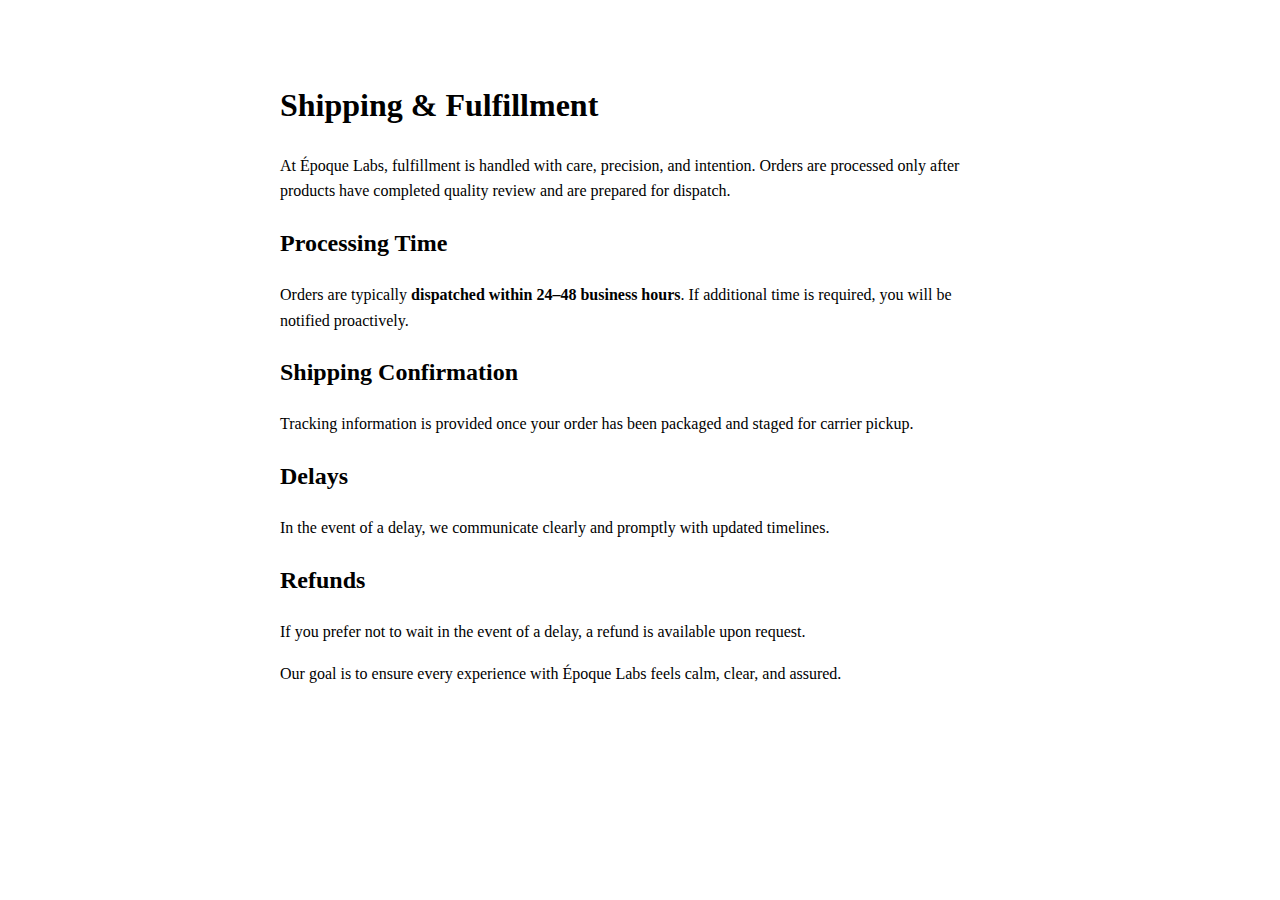
<file: shipping.html>
<!DOCTYPE html>
<html lang="en">
<head>
  <meta charset="UTF-8" />
  <meta name="viewport" content="width=device-width, initial-scale=1.0" />
  <title>Shipping & Fulfillment | Époque Labs</title>
  <meta name="description" content="Shipping and fulfillment information for Époque Labs." />
</head>

<body>

  <main style="max-width:720px;margin:80px auto;padding:0 24px;line-height:1.6;">

    <h1>Shipping & Fulfillment</h1>

    <p>
      At Époque Labs, fulfillment is handled with care, precision, and intention.
      Orders are processed only after products have completed quality review and
      are prepared for dispatch.
    </p>

    <h2>Processing Time</h2>
    <p>
      Orders are typically <strong>dispatched within 24–48 business hours</strong>.
      If additional time is required, you will be notified proactively.
    </p>

    <h2>Shipping Confirmation</h2>
    <p>
      Tracking information is provided once your order has been packaged
      and staged for carrier pickup.
    </p>

    <h2>Delays</h2>
    <p>
      In the event of a delay, we communicate clearly and promptly with
      updated timelines.
    </p>

    <h2>Refunds</h2>
    <p>
      If you prefer not to wait in the event of a delay, a refund is available
      upon request.
    </p>

    <p>
      Our goal is to ensure every experience with Époque Labs feels calm,
      clear, and assured.
    </p>

  </main>

</body>
</html>
</file>
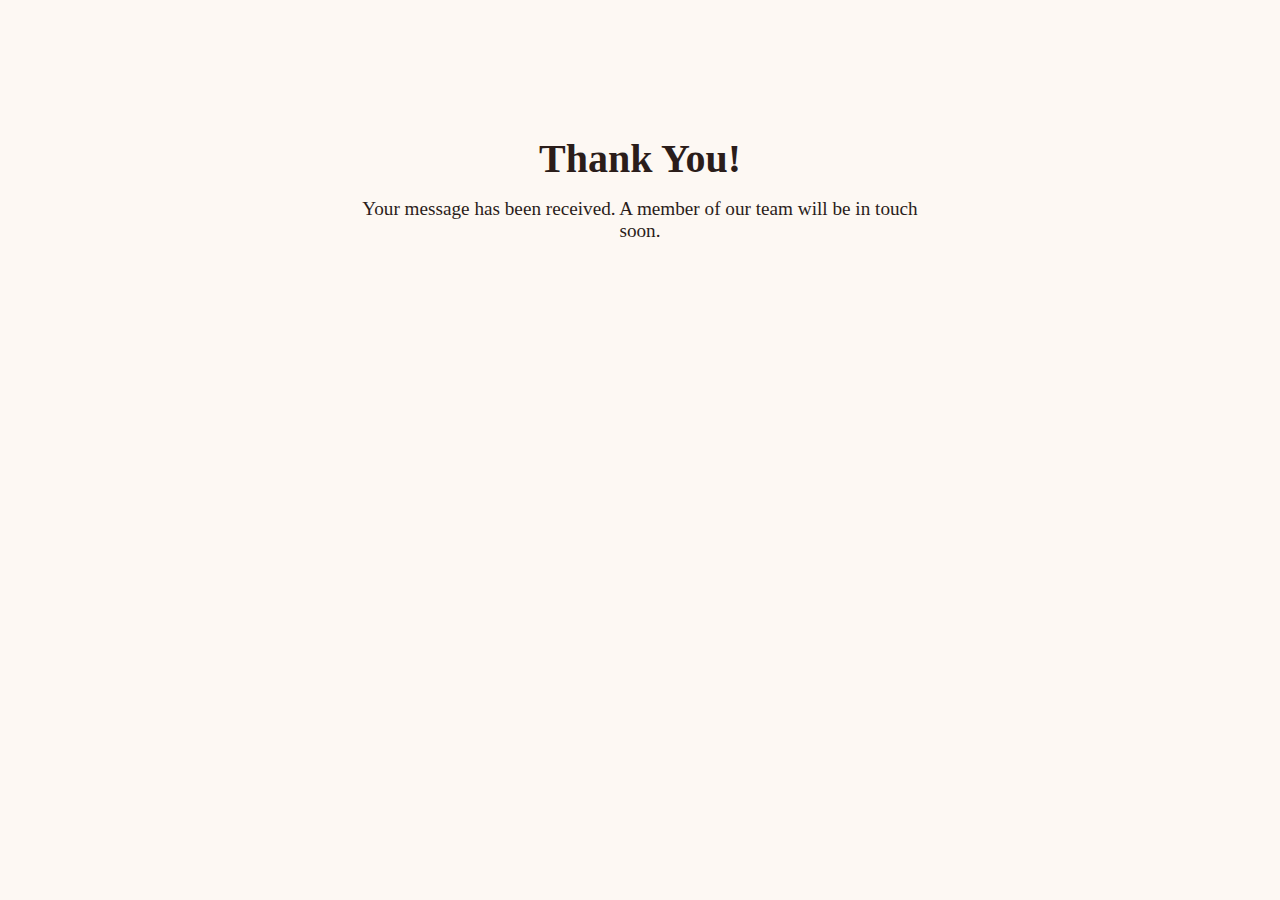
<file: thank-you.html>
<!DOCTYPE html>
<html lang="en">
<head>
  <meta charset="UTF-8">
  <title>Thank You – Époque Labs</title>
  <style>
    body {
      background-color: #fdf8f3;
      color: #2b1d1a;
      font-family: 'Georgia', serif;
      text-align: center;
      padding: 100px 20px;
    }
    h1 {
      font-size: 2.5rem;
      margin-bottom: 1rem;
    }
    p {
      font-size: 1.2rem;
      max-width: 600px;
      margin: 0 auto;
    }
  </style>
</head>
<body>
  <h1>Thank You!</h1>
  <p>Your message has been received. A member of our team will be in touch soon.</p>
</body>
</html>
</file>
<file: styles/main.css>
/* --------------------------------
   TYPOGRAPHY & BASE
--------------------------------- */
body{
  margin:0;
  font-family:'Inter',sans-serif;
  background:#fefaf6;
  color:#2b1d1a;
  line-height:1.7;
  font-size:1rem;
}
h1,h2,h3,h4{
  font-family:'Playfair Display',serif;
  color:#2b1d1a;
}
p{ font-size:1.05rem; opacity:.95; }

/* --------------------------------
   NAV
--------------------------------- */
nav{ background:#f3ece4; padding:1.5rem; text-align:center; }
nav a{
  margin:0 1rem; text-decoration:none; color:#2b1d1a; font-weight:600;
  transition:color .2s ease;
}
nav a:hover{ color:#7d5c4b; }

.logo-mark {
  font-family: "Playfair Display", serif;
  font-size: 48px;
  font-weight: 700;
  text-decoration: none;
  color: #2A1F1C;
  letter-spacing: 0.3px;
  display: block;
  text-align: center;
  padding: 40px 0 10px;
}


/* --------------------------------
   HEADER
--------------------------------- */
header{
  background:#eadfd3; padding:4rem 1.5rem 2rem; text-align:center;
}
header h1{ font-size:2.5rem; margin-bottom:.5rem; }
header p{ font-style:italic; font-size:1.1rem; opacity:.85; }

/* --------------------------------
   LAYOUT / UTILS
--------------------------------- */
.section{ padding:3rem 2rem; max-width:1000px; margin:0 auto; }
.credit{ text-align:center; margin-top:3rem; font-style:italic; font-size:.95rem; }

/* --------------------------------
   FORMS & BUTTON
--------------------------------- */
form{ display:flex; flex-direction:column; gap:1.2rem; }
input,textarea{
  padding:.8rem; border:1px solid #ccc; border-radius:6px; font-family:'Inter',sans-serif;
}
button{
  background:#2b1d1a; color:#fff; padding:.9rem 2rem; border:none; border-radius:40px;
  font-size:1rem; cursor:pointer; transition:background .3s ease;
}
button:hover{ background:#3a2824; }

/* toggle sound */
#toggle-sound{
  background:#2b1d1a; color:#fff; border:none; border-radius:40px;
  padding:.75rem 1.8rem; font-size:1rem; display:flex; align-items:center; gap:.5rem;
  margin:3rem auto; cursor:pointer; transition:background .3s ease;
}
#toggle-sound:hover{ background:#3a2824; }

/* --------------------------------
   FOOTER
--------------------------------- */
footer{
  background:#2b1d1a; color:#fff; text-align:center; padding:2rem 1rem;
  font-size:.9rem; margin-top:4rem;
}

/* --------------------------------
   LOCKUP
--------------------------------- */
.lockup-classic{ display:inline-block; text-align:center; margin:0 auto 1.5rem; }
.lockup-title{
  font-family:'Playfair Display',serif;
  font-size:clamp(2.6rem,5vw,3.6rem);
  line-height:1.05; margin:0; letter-spacing:.01em; color:#2b1d1a;
}
.lockup-title span{ font-size:.55em; vertical-align:super; margin-left:.02em; }
.lockup-rule{ display:block; width:72px; height:1px; background:#cfc6be; margin:12px auto 14px; opacity:.9; }
.lockup-tagline{
  font-family:'Inter',sans-serif; font-size:clamp(1rem,1.6vw,1.125rem); letter-spacing:.04em;
  color:#4b433c; margin:0; font-style:italic;
}
.lockup-stamp{
  text-align:center; font-family:'Playfair Display',serif;
  font-size:clamp(.98rem,1.6vw,1.05rem); letter-spacing:.03em; color:#f3ece4; margin:10px auto 0; white-space:nowrap;
}
.lockup-stamp span{ font-size:.7em; vertical-align:super; }

/* --------------------------------
   COLLECTION BACKDROP
--------------------------------- */
.collection-hero{
  background:
    url('../assets/assets/images/wax-seal-e.svg') no-repeat right 6% top 120px,
    url('../assets/assets/images/blueprint-pattern.svg') repeat,
    radial-gradient(1200px 800px at 75% 10%, rgba(179,139,89,.10), transparent 55%),
    linear-gradient(180deg, rgba(0,0,0,.015), rgba(0,0,0,0)),
    #fdf8f3;
  background-size: 360px auto, 520px auto, 100% 100%, 100% 100%, auto;
}
@media (max-width:1024px){
  .collection-hero{
    background-position: right 3% bottom -100px, center, center, center, center;
    background-size: 340px auto, 420px auto, 100% 100%, 100% 100%, auto;
  }
} /* <<< closed media query */

/* --------------------------------
   SIGNATURE COLLECTION
--------------------------------- */
.collection-intro h2{
  font-family:'Playfair Display',serif; font-weight:500;
  font-size:clamp(2rem,3.6vw,2.8rem); letter-spacing:.005em; line-height:1.15;
  margin:0 0 1rem; color:#2b1d1a;
}
.collection-intro p.lead{
  max-width:56ch; margin:.5rem auto 2.2rem; color:#4b433c;
  font-size:clamp(1.02rem,1.2vw,1.08rem); line-height:1.85; opacity:.95;
}

/* grid (use this wrapper around product cards) */
.collection-grid{
  display:grid;
  grid-template-columns: repeat(auto-fit, minmax(300px, 1fr));
  gap:22px;
}
.collection-grid .product-card{ display:flex; flex-direction:column; }

/* --------------------------------
   PRODUCT CARDS
--------------------------------- */
.product-card{
  background:#fffdfb; border-radius:18px; padding:2.2rem 2rem;
  box-shadow:0 10px 28px rgba(0,0,0,.06);
}
.product-card h3{
  font-family:'Playfair Display',serif; font-weight:600;
  font-size:clamp(1.35rem,1.8vw,1.55rem);
  letter-spacing:.005em; margin:0 0 .5rem; color:#2b1d1a;
}

/* unified eyebrow (single source of truth) */
.product-card .eyebrow{
  font-family:'Inter',sans-serif;
  font-weight:400;
  font-style:italic;
  color:#6b625c;
  font-size:clamp(.95rem,1.05vw,1.05rem);
  letter-spacing:.01em;
  margin:.5rem 0 1rem;
  opacity:.95;
}

/* hairline — champagne shimmer */
.product-card .hairline{
  height:1px; width:64px; border-radius:999px; margin:.6rem 0 1rem; opacity:.9;
  background: linear-gradient(90deg, transparent, rgba(196,164,99,.65), transparent);
  background-size:200% 100%; animation:epo-shimmer 6s linear infinite;
}
@keyframes epo-shimmer{
  0%{background-position:0% 50%} 50%{background-position:100% 50%} 100%{background-position:0% 50%}
}
@media (prefers-reduced-motion:reduce){ .product-card .hairline{ animation:none; } }

.product-card p{
  max-width:54ch; margin:.75rem 0 0; color:#524740; font-size:1rem; line-height:1.85;
}

/* badges */
.badges{ display:flex; gap:.5rem; margin:.4rem 0 1rem; }
.badge{
  font:500 .78rem/1 'Inter',sans-serif; letter-spacing:.04em; text-transform:uppercase;
  padding:.35rem .6rem; border-radius:999px; background:#f5eee7; color:#6f5a47; border:1px solid #eadfce;
}

/* dates */
.product-card .date{ margin-top:1.2rem; font-weight:600; color:#b38b59; }

/* mobile trims */
@media (max-width:720px){
  .product-card{ padding:1.6rem 1.35rem; }
  .product-card p{ max-width:100%; }
}

/* --------------------------------
   BUTTONS
--------------------------------- */
a.btn{
  display:inline-block; text-decoration:none; cursor:pointer;
  padding:12px 20px; border-radius:999px; font-weight:600; letter-spacing:.02em;
  transition: transform .08s ease, background .2s ease, color .2s ease, border-color .2s ease;
}
a.btn:active{ transform:translateY(1px); }
.btn.primary{ background:#1a1a1a; color:#fff; border:1px solid #1a1a1a; }
.btn.primary:hover{ background:#c4a463; border-color:#c4a463; color:#fff; filter:none; }
.btn.outline{ background:transparent; border:1px solid #1a1a1a; color:#1a1a1a; }
.btn.outline:hover{ background:#c4a463; border-color:#c4a463; color:#fff; }

/* keep CTAs centered inside cards */
.collection-grid .product-card .btn{ align-self:center; margin-top:.6rem; }

/* --------------------------------
   TERMS (accordion)
--------------------------------- */
.product-card .reservation-policy{
  margin-top:1.1rem; color:#4a4a4a; font-size:.95rem;
}

/* accordion container */
details.reservation-terms{ margin-top:12px; border:1px solid #eee; border-radius:12px; padding:.6rem; background:#fff; }
/* summary line */
details.reservation-terms summary{
  cursor:pointer; color:#2b1d1a; font-weight:600; list-style:none; position:relative; padding-left:1rem;
}
details.reservation-terms summary::-webkit-details-marker{ display:none; }
details.reservation-terms summary::before{
  content:"▸"; position:absolute; left:0; top:.05rem; line-height:1; transition:transform .2s ease;
}
details.reservation-terms[open] summary::before{ transform:rotate(90deg); }

/* body */
details.reservation-terms .rt-body{
  /* prevent double-rule with hairline */
  border-top:0 !important;
  padding-top:.75rem; margin-top:.6rem; color:#4a4a4a; line-height:1.6; font-size:.96rem;
}
.rt-list{ margin:0; padding-left:1.1rem; display:grid; gap:.45rem; }
.rt-list li{ margin:0; break-inside:avoid; }
@media (min-width:980px){ .rt-list{ column-count:2; column-gap:2rem; } }

/* eliminate stacked lines when hairline is followed by terms */
.product-card .hairline + details.reservation-terms summary{
  border-top:0 !important; padding-top:0 !important;
}
/* === FIX 1: Make the card wrapper a grid (works for either class) === */
.products-grid,
.collection-grid {
  display: grid !important;
  grid-template-columns: repeat(auto-fit, minmax(300px, 1fr)) !important;
  gap: 22px !important;
  align-items: start;
}

/* === FIX 2: Remove extra line around the Terms accordion === */
details.reservation-terms {
  border: 0 !important;
  padding: 0 !important;
  background: transparent !important;
  margin-top: 12px;
}
details.reservation-terms summary {
  border: 0 !important;
  padding: 0 !important;
  cursor: pointer;
}
details.reservation-terms .rt-body {
  border-top: 0 !important;
  padding-top: .6rem;
  margin-top: .4rem;
  color: #4a4a4a;
  line-height: 1.6;
  font-size: .96rem;
}

/* When a hairline is just above the Terms, keep spacing tidy */
.product-card .hairline + details.reservation-terms {
  margin-top: .6rem !important;
}

<style>
  /* ==============
     ÉPOQUE · LIPS
     ============== */

  .el-lips-page {
    padding: 4.5rem 0 6rem;
    background: #fefaf6;
  }

  .el-lips-shell {
    max-width: 1120px;
    margin: 0 auto;
    padding: 0 1.75rem 0;
  }

  .el-lips-kicker {
    font-size: .8rem;
    letter-spacing: .18em;
    text-transform: uppercase;
    color: #b28a5c;
    margin-bottom: 1.25rem;
  }

  .el-lips-hero-title {
    font-family: "Playfair Display", serif;
    font-size: clamp(2.6rem, 4vw, 3.1rem);
    line-height: 1.14;
    color: #2b1d1a;
    margin-bottom: 1.25rem;
  }

  .el-lips-hero-lede {
    max-width: 46rem;
    font-size: 1.05rem;
    line-height: 1.8;
    color: #4a332e;
    margin-bottom: 1.25rem;
  }

  .el-lips-hero-subtle {
    max-width: 46rem;
    font-size: .98rem;
    line-height: 1.7;
    color: #7b5a4d;
    margin-bottom: 2.5rem;
  }

  .el-lips-cta-row {
    display: flex;
    flex-wrap: wrap;
    gap: 1rem;
    margin-bottom: 2.75rem;
  }

  .el-btn-pill {
    border-radius: 999px;
    padding: .9rem 1.9rem;
    font-size: .9rem;
    letter-spacing: .12em;
    text-transform: uppercase;
    border: none;
    cursor: pointer;
    display: inline-flex;
    align-items: center;
    justify-content: center;
    white-space: nowrap;
    transition: transform .18s ease, box-shadow .18s ease, background .18s ease, color .18s ease;
  }

  .el-btn-gold {
    background: #d3a763;
    color: #fff;
    box-shadow: 0 14px 34px rgba(0,0,0,.08);
  }

  .el-btn-gold:hover {
    transform: translateY(-1px);
    box-shadow: 0 16px 40px rgba(0,0,0,.12);
  }

  .el-btn-outline {
    background: transparent;
    border: 1px solid rgba(178,138,92,.45);
    color: #7b5a4d;
  }

  .el-btn-outline:hover {
    background: rgba(255,255,255,.7);
  }

  .el-lips-tagline {
    font-size: .9rem;
    text-transform: uppercase;
    letter-spacing: .22em;
    color: #b28a5c;
    margin-bottom: .85rem;
  }

  .el-lips-house-line {
    font-family: "Playfair Display", serif;
    font-size: 1.3rem;
    color: #2b1d1a;
    margin-bottom: 2.25rem;
  }

  /* Pillar wrapper */

  .el-lips-pillars {
    display: grid;
    grid-template-columns: minmax(0, 1.1fr) minmax(0, 1.15fr);
    gap: 2.5rem;
    margin-bottom: 3.5rem;
  }

  @media (max-width: 960px) {
    .el-lips-pillars {
      grid-template-columns: minmax(0, 1fr);
    }
  }

  .el-card-soft {
    background: #f7ebdf;
    border-radius: 28px;
    padding: 2.1rem 2.3rem 2.2rem;
    box-shadow: 0 22px 60px rgba(0,0,0,.06);
  }

  .el-card-title-kicker {
    font-size: .78rem;
    letter-spacing: .18em;
    text-transform: uppercase;
    color: #b28a5c;
    margin-bottom: .65rem;
  }

  .el-card-title {
    font-family: "Playfair Display", serif;
    font-size: 1.45rem;
    color: #2b1d1a;
    margin-bottom: 1.2rem;
  }

  .el-card-body {
    font-size: .98rem;
    color: #4a332e;
    line-height: 1.75;
    margin-bottom: 1.45rem;
  }

  .el-pill-row {
    display: flex;
    flex-wrap: wrap;
    gap: .6rem;
    margin-bottom: .85rem;
  }

  .el-pill {
    border-radius: 999px;
    padding: .45rem .9rem;
    font-size: .8rem;
    background: rgba(255,255,255,.85);
    color: #7b5a4d;
    border: 1px solid rgba(209,177,132,.55);
    white-space: nowrap;
  }

  .el-pill strong {
    font-weight: 600;
  }

  .el-lips-note {
    font-size: .85rem;
    color: #8d6d5a;
    margin-top: .4rem;
  }

  /* Treatment grid */

  .el-lips-section-title {
    font-family: "Playfair Display", serif;
    font-size: 1.8rem;
    margin-bottom: .4rem;
    color: #2b1d1a;
  }

  .el-lips-section-sub {
    font-size: .98rem;
    color: #6a4a3e;
    margin-bottom: 1.8rem;
    max-width: 40rem;
  }

  .el-treatment-grid {
    display: grid;
    grid-template-columns: repeat(4, minmax(0, 1fr));
    gap: 1.6rem;
    margin-bottom: 2.6rem;
  }

  @media (max-width: 1120px) {
    .el-treatment-grid {
      grid-template-columns: repeat(2, minmax(0, 1fr));
    }
  }

  @media (max-width: 720px) {
    .el-treatment-grid {
      grid-template-columns: minmax(0, 1fr);
    }
  }

  .el-treat-card {
    background: #fcf3ea;
    border-radius: 22px;
    padding: 1.4rem 1.5rem 1.5rem;
  }

  .el-treat-kicker {
    font-size: .72rem;
    text-transform: uppercase;
    letter-spacing: .16em;
    color: #b28a5c;
    margin-bottom: .45rem;
  }

  .el-treat-name {
    font-family: "Playfair Display", serif;
    font-size: 1.05rem;
    margin-bottom: .5rem;
    color: #2b1d1a;
  }

  .el-treat-copy {
    font-size: .9rem;
    color: #624237;
    line-height: 1.6;
    margin-bottom: .7rem;
  }

  .el-treat-tags {
    display: flex;
    flex-wrap: wrap;
    gap: .4rem;
  }

  .el-tag {
    border-radius: 999px;
    padding: .28rem .7rem;
    font-size: .78rem;
    background: #f0dfcf;
    color: #7b5a4d;
  }

  /* Shade rails */

  .el-shade-rail {
    display: grid;
    grid-template-columns: minmax(0, 1.3fr) minmax(0, 1.4fr);
    gap: 2.25rem;
    margin-bottom: 3rem;
  }

  @media (max-width: 900px) {
    .el-shade-rail {
      grid-template-columns: minmax(0, 1fr);
    }
  }

  .el-rail-copy {
    font-size: .95rem;
    color: #624237;
    line-height: 1.75;
  }

  .el-shade-group-title {
    font-family: "Playfair Display", serif;
    font-size: 1.35rem;
    margin-bottom: .5rem;
    color: #2b1d1a;
  }

  .el-chip-list {
    display: flex;
    flex-direction: column;
    gap: .55rem;
  }

  .el-chip {
    display: inline-flex;
    align-items: center;
    gap: .6rem;
    padding: .5rem .85rem .5rem .55rem;
    border-radius: 999px;
    background: #fcf3ea;
    border: 1px solid rgba(209,177,132,.6);
    font-size: .86rem;
    color: #6a4a3e;
  }

  .el-chip-swatch {
    width: 18px;
    height: 18px;
    border-radius: 999px;
    box-shadow: 0 0 0 2px rgba(255,255,255,.8), 0 0 0 4px rgba(0,0,0,.06);
  }

  .el-chip-name {
    font-weight: 600;
  }

  /* imagined tones – adjust if needed */
  .swatch-rose   { background: #b86a6d; }
  .swatch-clear  { background: linear-gradient(135deg,#fefefe,#f6ece1); }
  .swatch-nude   { background: #d59d7b; }
  .swatch-wine   { background: #4d121c; }

  .el-lips-footer-note {
    font-size: .88rem;
    color: #876653;
    max-width: 46rem;
    border-top: 1px solid rgba(194,158,114,.35);
    padding-top: 1.5rem;
    margin-top: 1.5rem;
  }
</style>

/* -------------------------------------------
   ÉPOQUE LUXE REFINEMENTS — DO NOT MODIFY
--------------------------------------------*/

/* Softer luxury gradient background */
body{
  background:
    radial-gradient(circle at top left, #fffdf9 0%, #f6e9db 48%, #f2ded0 100%);
}

/* Hero title refinement — more elegant spacing */
.hero h1{
  letter-spacing:-0.5px;
  font-weight:600;
  font-size:2.65rem;
}

/* Paragraph refinement — smoother reading texture */
.hero p,
.pillar-card p{
  font-size:1.03rem;
  line-height:1.75;
  color:var(--ink-soft);
}

/* Card refinement — more sculptural edges, lifted shadow */
.pillar-card,
.shade-panel,
.shade-grid{
  border-radius:32px;
  box-shadow:0 32px 80px rgba(0,0,0,.07);
}

/* Shade pills — more couture, less rounded-bubble */
.shade-pill{
  border-radius:22px;
  padding:6px 14px 6px 8px;
  border:1px solid rgba(199,156,84,.28);
  background:rgba(255,255,255,.82);
  backdrop-filter:blur(8px);
}

/* Item pills — slimmer, more elegant */
.item-pill{
  border-radius:18px;
  padding:9px 16px;
  border:1px solid rgba(220,190,160,.45);
  background:rgba(255,255,255,.8);
}

/* Buttons — stronger luxury finish */
.btn-main{
  background:linear-gradient(130deg,#d7b278 0%, #c89c5c 100%);
  box-shadow:0 14px 40px rgba(180,135,70,.35);
}

.btn-main:hover{
  box-shadow:0 20px 54px rgba(180,135,70,.42);
}

.btn-ghost{
  background:rgba(255,255,255,.7);
  border:1px solid rgba(0,0,0,.05);
}

/* House statement — softer translucency, more couture spacing */
.house-statement{
  background:rgba(255,255,255,.75);
  border:1px solid rgba(220,190,160,.35);
  padding:22px 30px;
  font-size:.9rem;
  letter-spacing:.01em;
}

/* Footer note — cinematically soft and centered */
.footer-note{
  opacity:.92;
  line-height:1.6;
  margin-top:56px;
  font-size:.9rem;
  text-align:center;
}
.footer-note a{
  color:#c79c54;
  font-weight:500;
}
.footer-note a:hover{
  opacity:.8;
}

/* Header eyebrow text — finer grain */
.eyebrow{
  font-size:.75rem;
  letter-spacing:.2em;
  color:rgba(110,82,69,.75);
}

/* Improve spacing in pillars */
.pillars{
  gap:36px;
  margin-top:72px;
}

/* Responsive refinement */
@media(max-width:600px){
  .hero h1{ font-size:2.2rem; }
  .pillar-card,
  .shade-panel,
  .shade-grid{
    border-radius:28px;
  }
}

/* GLOBAL FOOTER STRIP – match other Époque pages */
.site-footer{
  margin-top:80px;
  background:#201413;           /* rich espresso */
  color:#fdf7f0;
  padding:36px 5vw 28px;
}

.footer-inner{
  max-width:1200px;
  margin:0 auto;
  display:flex;
  flex-wrap:wrap;
  justify-content:space-between;
  align-items:center;
  gap:18px;
}

.footer-nav{
  display:flex;
  flex-wrap:wrap;
  gap:18px;
  font-size:.9rem;
}

.footer-nav a{
  color:#fdf7f0;
  text-decoration:none;
  opacity:.85;
}

.footer-nav a:hover{
  opacity:1;
}

.footer-copy{
  font-size:.85rem;
  opacity:.8;
  text-align:right;
}

/* mobile */
@media (max-width:700px){
  .footer-inner{
    flex-direction:column;
    align-items:flex-start;
  }
  .footer-copy{
    text-align:left;
  }
}

/* GLOBAL FOOTER STRIP – match other Époque pages */
.site-footer{
  margin-top:80px;
  background:#201413;           /* rich espresso */
  color:#fdf7f0;
  padding:36px 5vw 28px;
}

.footer-inner{
  max-width:1200px;
  margin:0 auto;
  display:flex;
  flex-wrap:wrap;
  justify-content:space-between;
  align-items:center;
  gap:18px;
}

.footer-nav{
  display:flex;
  flex-wrap:wrap;
  gap:18px;
  font-size:.9rem;
}

.footer-nav a{
  color:#fdf7f0;
  text-decoration:none;
  opacity:.85;
}

.footer-nav a:hover{
  opacity:1;
}

.footer-copy{
  font-size:.85rem;
  opacity:.8;
  text-align:right;
}

/* mobile */
@media (max-width:700px){
  .footer-inner{
    flex-direction:column;
    align-items:flex-start;
  }
  .footer-copy{
    text-align:left;
  }
}
</file>
